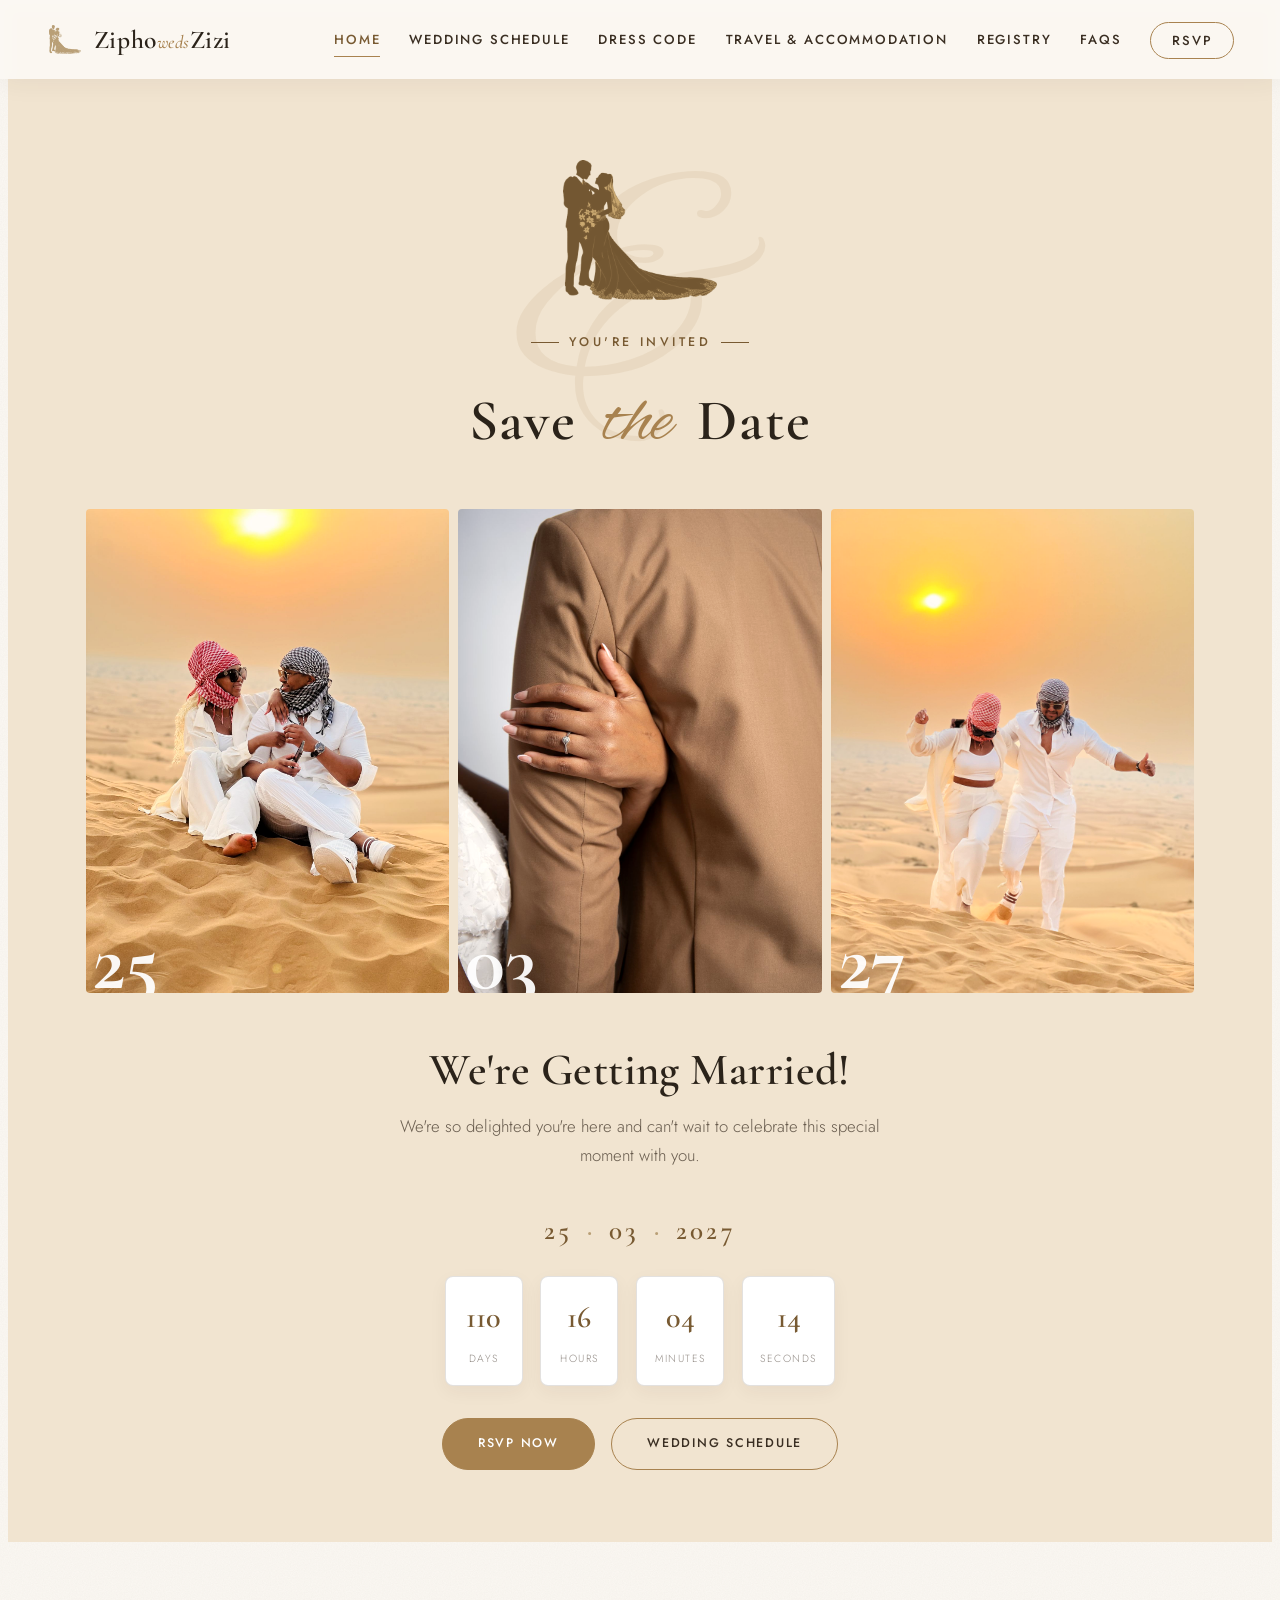
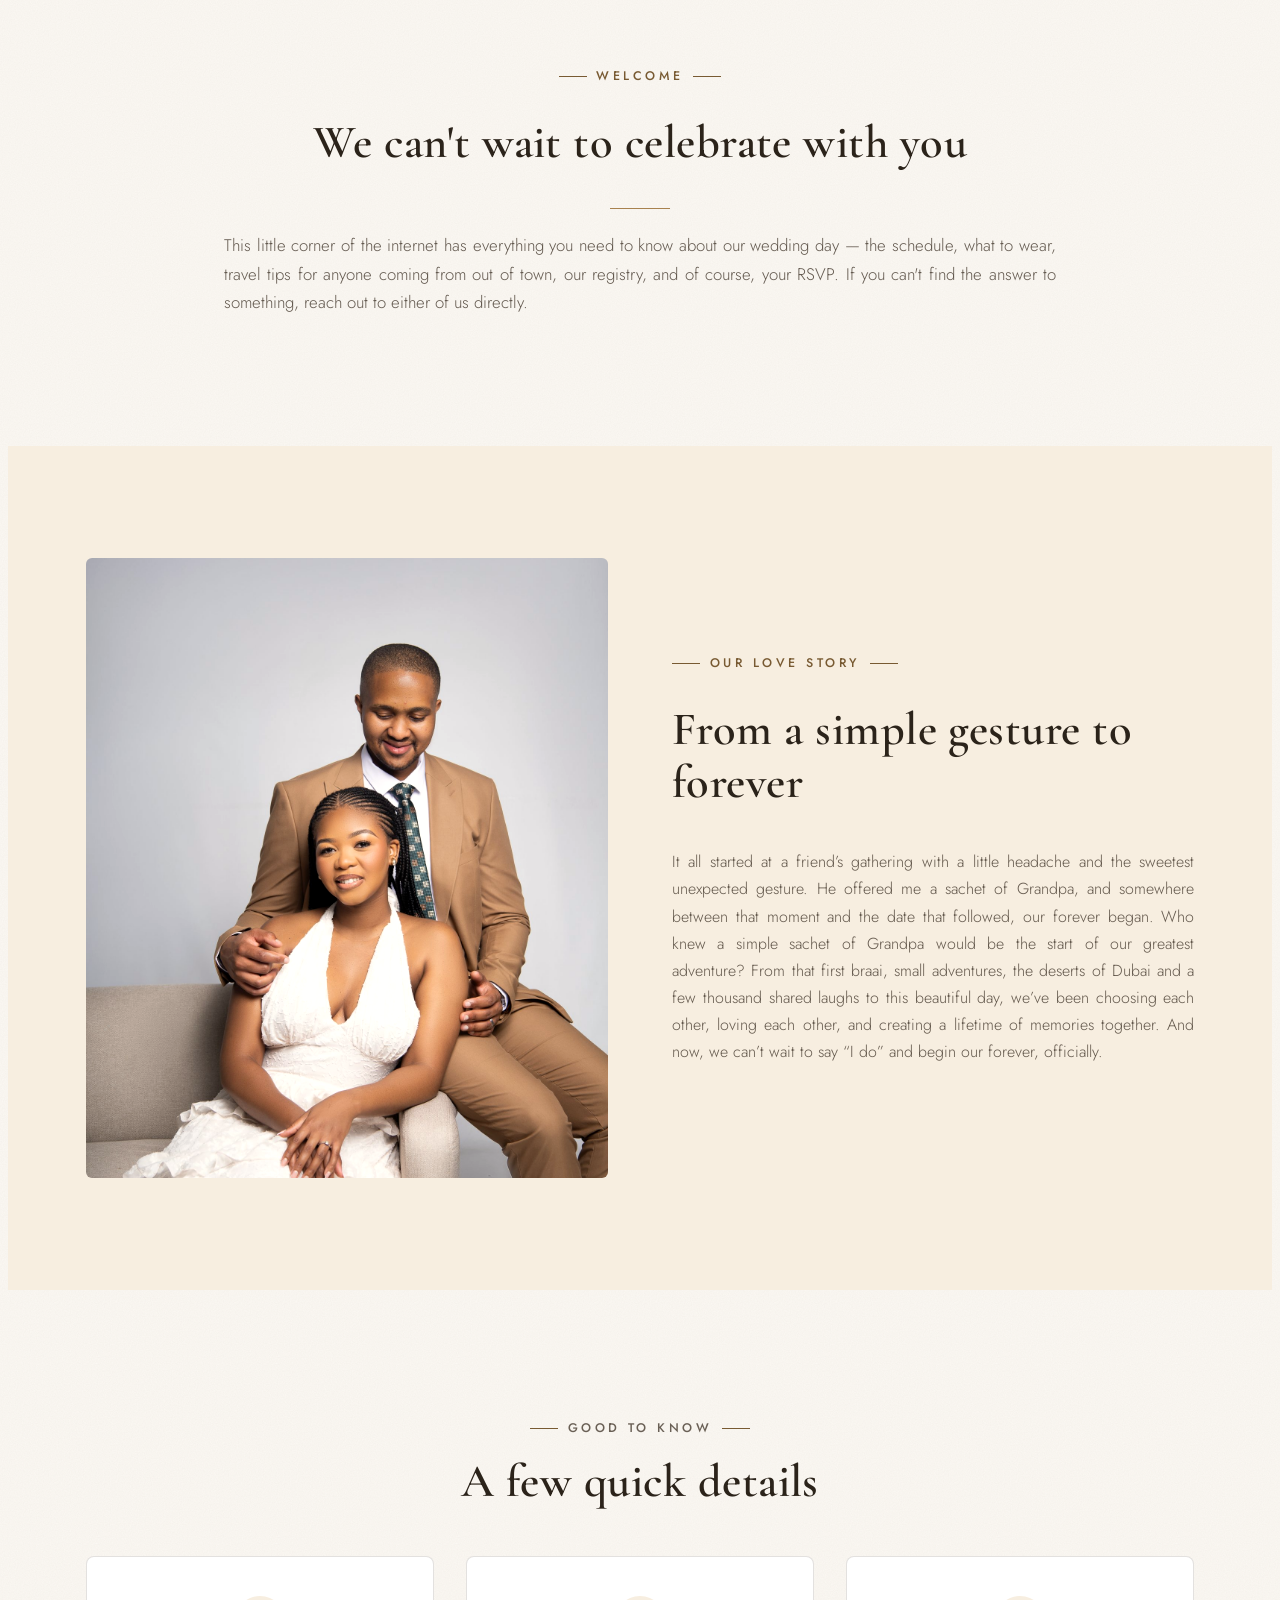
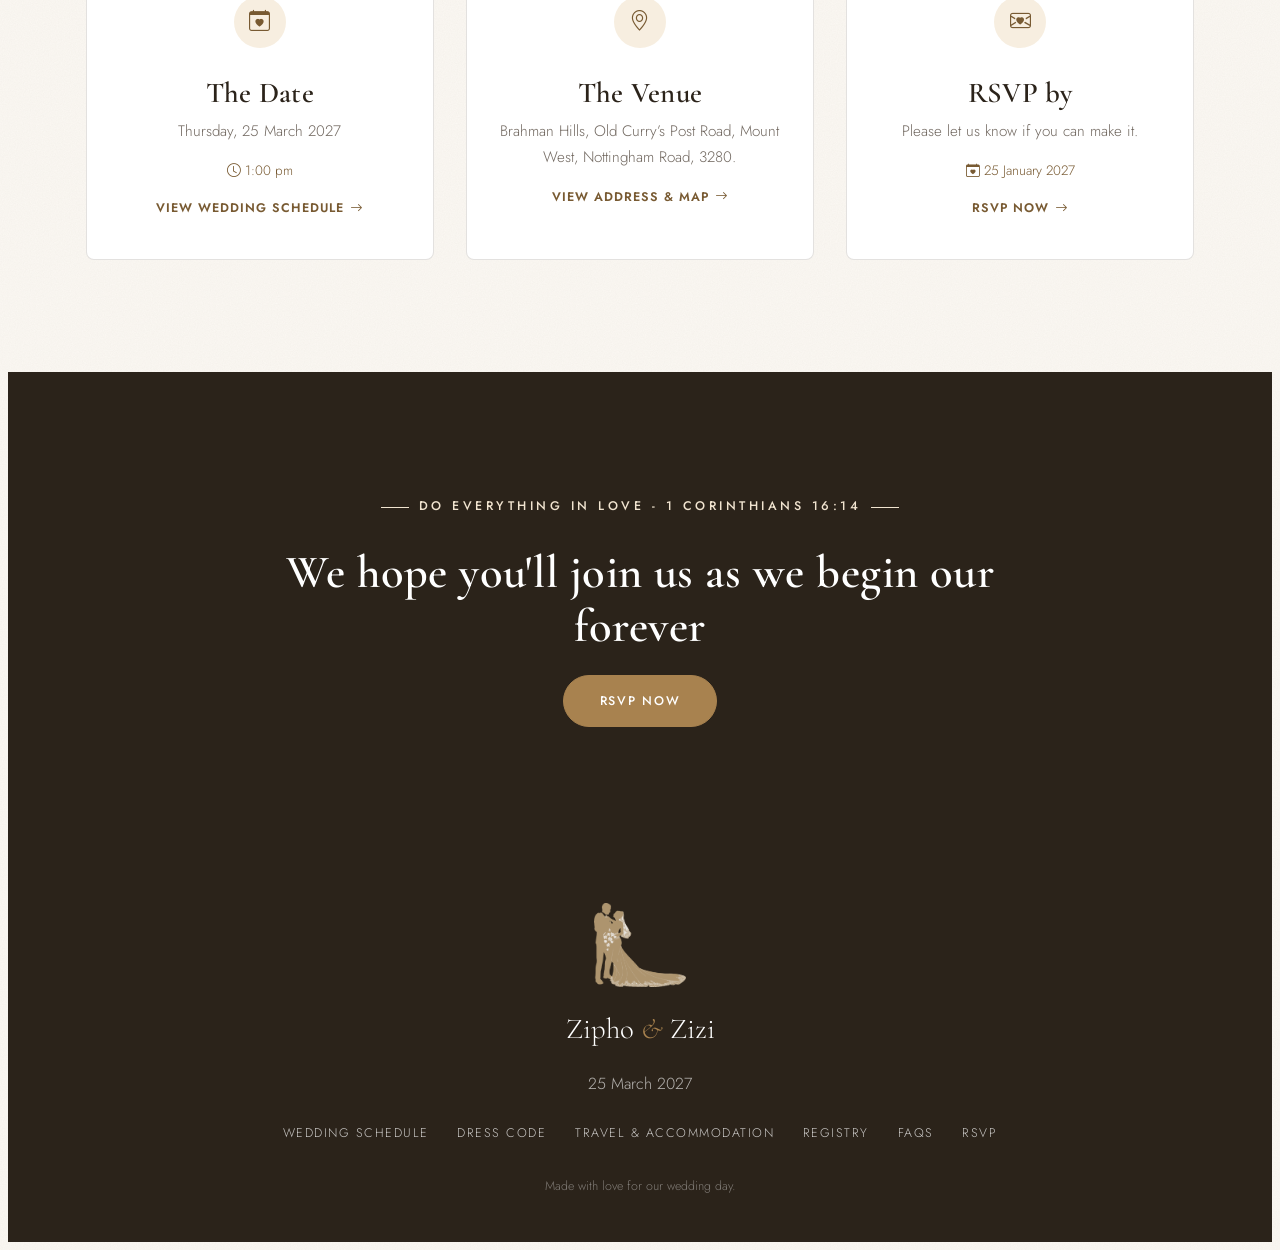
<file: index.html>
<!DOCTYPE html>
<html lang="en">
<head>
  <meta charset="utf-8">
  <meta name="viewport" content="width=device-width, initial-scale=1.0">
  <title>Zipho &amp; Zizi — 25 March 2027</title>
  <meta name="description" content="Join Zipho and Zizi as they say I do — wedding schedule, dress code, travel information, and RSVP.">
  <meta name="robots" content="index, follow">
  <link rel="icon" type="image/x-icon" href="favicon.ico">
  <link rel="icon" type="image/png" sizes="32x32" href="assets/img/icon-32.png">
  <link rel="icon" type="image/png" sizes="16x16" href="assets/img/icon-16.png">
  <link rel="apple-touch-icon" sizes="180x180" href="assets/img/apple-touch-icon.png">
  <link rel="manifest" href="site.webmanifest">
  <meta name="theme-color" content="#A8824F">

  <!-- Social preview: shows a title, blurb, and image card when this link is
       shared in a text/WhatsApp/iMessage or on social media. Swap example.com
       for your real domain once you have one (see sitemap.xml too). -->
  <meta property="og:type" content="website">
  <meta property="og:title" content="Zipho &amp; Zizi — 25 March 2027">
  <meta property="og:description" content="Join Zipho and Zizi as they say I do — wedding schedule, dress code, travel information, and RSVP.">
  <meta property="og:image" content="https://example.com/assets/img/og-image.png">
  <meta property="og:url" content="https://example.com/index.html">
  <meta name="twitter:card" content="summary_large_image">
  <meta name="twitter:title" content="Zipho &amp; Zizi — 25 March 2027">
  <meta name="twitter:description" content="Join Zipho and Zizi as they say I do — wedding schedule, dress code, travel information, and RSVP.">
  <meta name="twitter:image" content="https://example.com/assets/img/og-image.png">

  <link rel="preconnect" href="https://fonts.googleapis.com">
  <link rel="preconnect" href="https://fonts.gstatic.com" crossorigin>
  <link href="https://fonts.googleapis.com/css2?family=Cormorant+Garamond:wght@400;500;600;700&family=Alex+Brush&family=Jost:wght@300;400;500;600&display=swap" rel="stylesheet">

  <link href="assets/vendor/bootstrap-icons/bootstrap-icons.css" rel="stylesheet">
  <link href="assets/css/main.css" rel="stylesheet">
</head>

<body class="home-page">

  <header id="header" class="header">
    <div class="container-fluid">
      <a href="index.html" class="logo"><img src="assets/img/icon-transparent-light.png" alt="" class="nav-brand-icon" width="470" height="425" aria-hidden="true"> <span>Zipho<span class="weds">weds</span>Zizi</span></a>
      <nav id="navmenu" class="navmenu">
        <ul>
          <li><a href="index.html" class="active">Home</a></li>
          <li><a href="schedule.html">Wedding Schedule</a></li>
          <li><a href="dress-code.html">Dress Code</a></li>
          <li><a href="travel.html">Travel &amp; Accommodation</a></li>
          <li><a href="registry.html">Registry</a></li>
          <li><a href="faq.html">FAQs</a></li>
          <li><a href="rsvp.html" class="nav-cta">RSVP</a></li>
          <li class="mobile-menu-mark" aria-hidden="true"><img src="assets/img/icon-transparent-light.png" alt="" width="470" height="425"></li>
        </ul>
        <button type="button" class="mobile-nav-toggle d-xl-none bi bi-list" aria-controls="navmenu" aria-expanded="false" aria-label="Open navigation menu"></button>
      </nav>
    </div>
  </header>

  <main class="main">

    <!-- Hero -->
    <section id="hero" class="hero savedate-hero">
      <div class="container-narrow text-center savedate-heading" data-aos="fade-up">
        <img src="assets/img/icon-transparent.png" alt="" class="hero-monogram" aria-hidden="true">
        <p class="eyebrow">You're invited</p>
        <h1 class="savedate-title">Save <span class="script">the</span> Date</h1>
      </div>

      <div class="savedate-strip" data-aos="fade-up" data-aos-delay="100">
        <div class="photo">
          <img src="assets/img/gallery-2.jpg" alt="Zipho and Zizi watching the sunset in the desert">
          <span class="num">25</span>
        </div>
        <div class="photo">
          <img src="assets/img/gallery-4.jpg" alt="Zizi's engagement ring">
          <span class="num">03</span>
        </div>
        <div class="photo">
          <img src="assets/img/story-banner.jpg" alt="Zipho and Zizi running on the dunes">
          <span class="num">27</span>
        </div>
      </div>

      <div class="savedate-footer text-center" data-aos="fade-up" data-aos-delay="200">
        <h2 class="savedate-names">We're Getting Married!</h2>
        <p class="hero-lead">We're so delighted you're here and can't wait to celebrate this special moment with you. </p>

        <div class="date-line">25 <span>·</span> 03 <span>·</span> 2027</div>

        <div class="countdown" data-countdown>
          <div class="unit"><strong class="cd-days">–</strong><span>Days</span></div>
          <div class="unit"><strong class="cd-hours">–</strong><span>Hours</span></div>
          <div class="unit"><strong class="cd-mins">–</strong><span>Minutes</span></div>
          <div class="unit"><strong class="cd-secs">–</strong><span>Seconds</span></div>
        </div>

        <div class="hero-actions">
          <a href="rsvp.html" class="btn-elegant solid">RSVP now</a>
          <a href="schedule.html" class="btn-elegant">Wedding Schedule</a>
        </div>
      </div>
    </section>

    <!-- Welcome / intro -->
    <section class="section">
      <div class="container-narrow text-center" data-aos="fade-up">
        <p class="eyebrow">Welcome</p>
        <h2 style="margin-top:1rem;">We can't wait to celebrate with you</h2>
        <div class="divider center"></div>
        <p class="prose" style="color:rgba(58,46,34,0.78); font-size:1.05rem;">
          This little corner of the internet has everything you need to know about our wedding day — the schedule, what to wear, travel tips for anyone coming from out of town, our registry, and of course, your RSVP. If you can't find the answer to something, reach out to either of us directly.
        </p>
      </div>
    </section>

    <!-- Our love story -->
    <section class="section alt">
      <div class="container">
        <div class="split">
          <img src="assets/img/story-1.jpg" alt="Zipho and Zizi seated together" data-aos="fade-right">
          <div data-aos="fade-left">
            <p class="eyebrow">Our love story</p>
            <h2 style="margin-top:1rem;">From a simple gesture to forever</h2>
            <p class="love-story-copy prose" style="color:rgba(58,46,34,0.78); margin: 1.2rem 0 1.8rem;">
              It all started at a friend’s gathering with a little headache and the sweetest unexpected gesture. He offered me a sachet of Grandpa, and somewhere between that moment and the date that followed, our forever began. Who knew a simple sachet of Grandpa would be the start of our greatest adventure? From that first braai, small adventures, the deserts of Dubai and a few thousand shared laughs to this beautiful day, we’ve been choosing each other, loving each other, and creating a lifetime of memories together. And now, we can’t wait to say “I do” and begin our forever, officially.
            </p>
          </div>
        </div>
      </div>
    </section>

    <!-- Quick info cards -->
    <section class="section">
      <div class="container">
        <div class="section-title" data-aos="fade-up">
          <p class="eyebrow">Good to know</p>
          <h2 style="margin-top:1rem;">A few quick details</h2>
        </div>
        <div class="info-grid">
          <div class="card" data-aos="fade-up">
            <div class="icon"><i class="bi bi-calendar-heart"></i></div>
            <h3>The Date</h3>
            <p>Thursday, 25 March 2027</p>
            <span class="meta"><i class="bi bi-clock"></i> 1:00 pm</span>
            <a href="schedule.html#wedding-schedule" class="card-link">View wedding schedule <i class="bi bi-arrow-right"></i></a>
          </div>
          <div class="card" data-aos="fade-up" data-aos-delay="100">
            <div class="icon"><i class="bi bi-geo-alt"></i></div>
            <h3>The Venue</h3>
            <p>Brahman Hills, Old Curry’s Post Road, Mount West, Nottingham Road, 3280.</p>
            <a href="schedule.html#venue" class="card-link">View address &amp; map <i class="bi bi-arrow-right"></i></a>
          </div>
          <div class="card" data-aos="fade-up" data-aos-delay="200">
            <div class="icon"><i class="bi bi-envelope-heart"></i></div>
            <h3>RSVP by</h3>
            <p>Please let us know if you can make it.</p>
            <span class="meta"><i class="bi bi-calendar-heart"></i> 25 January 2027</span>
            <a href="rsvp.html" class="card-link">RSVP now <i class="bi bi-arrow-right"></i></a>
          </div>
        </div>
      </div>
    </section>

    <!-- CTA banner -->
    <section class="section dark text-center" data-aos="fade-up">
      <div class="container-narrow">
        <p class="eyebrow">Do everything in love - 1 Corinthians 16:14</p>
        <h2 style="margin: 1rem 0 1.4rem; color:#fff;">We hope you'll join us as we begin our forever</h2>
        <a href="rsvp.html" class="btn-elegant solid">RSVP now</a>
      </div>
    </section>

  </main>

  <footer class="footer">
    <div class="container">
      <img src="assets/img/icon-transparent-light.png" alt="" class="footer-monogram" aria-hidden="true">
      <div class="logo-footer">Zipho <span>&amp;</span> Zizi</div>
      <p>25 March 2027</p>
      <nav>
        <a href="schedule.html">Wedding Schedule</a>
        <a href="dress-code.html">Dress Code</a>
        <a href="travel.html">Travel &amp; Accommodation</a>
        <a href="registry.html">Registry</a>
        <a href="faq.html">FAQs</a>
        <a href="rsvp.html">RSVP</a>
      </nav>
      <p class="fine">Made with love for our wedding day.</p>
    </div>
  </footer>

  <a href="#" class="scroll-top"><i class="bi bi-arrow-up"></i></a>

  <script src="assets/js/main.js"></script>
</body>
</html>
</file>
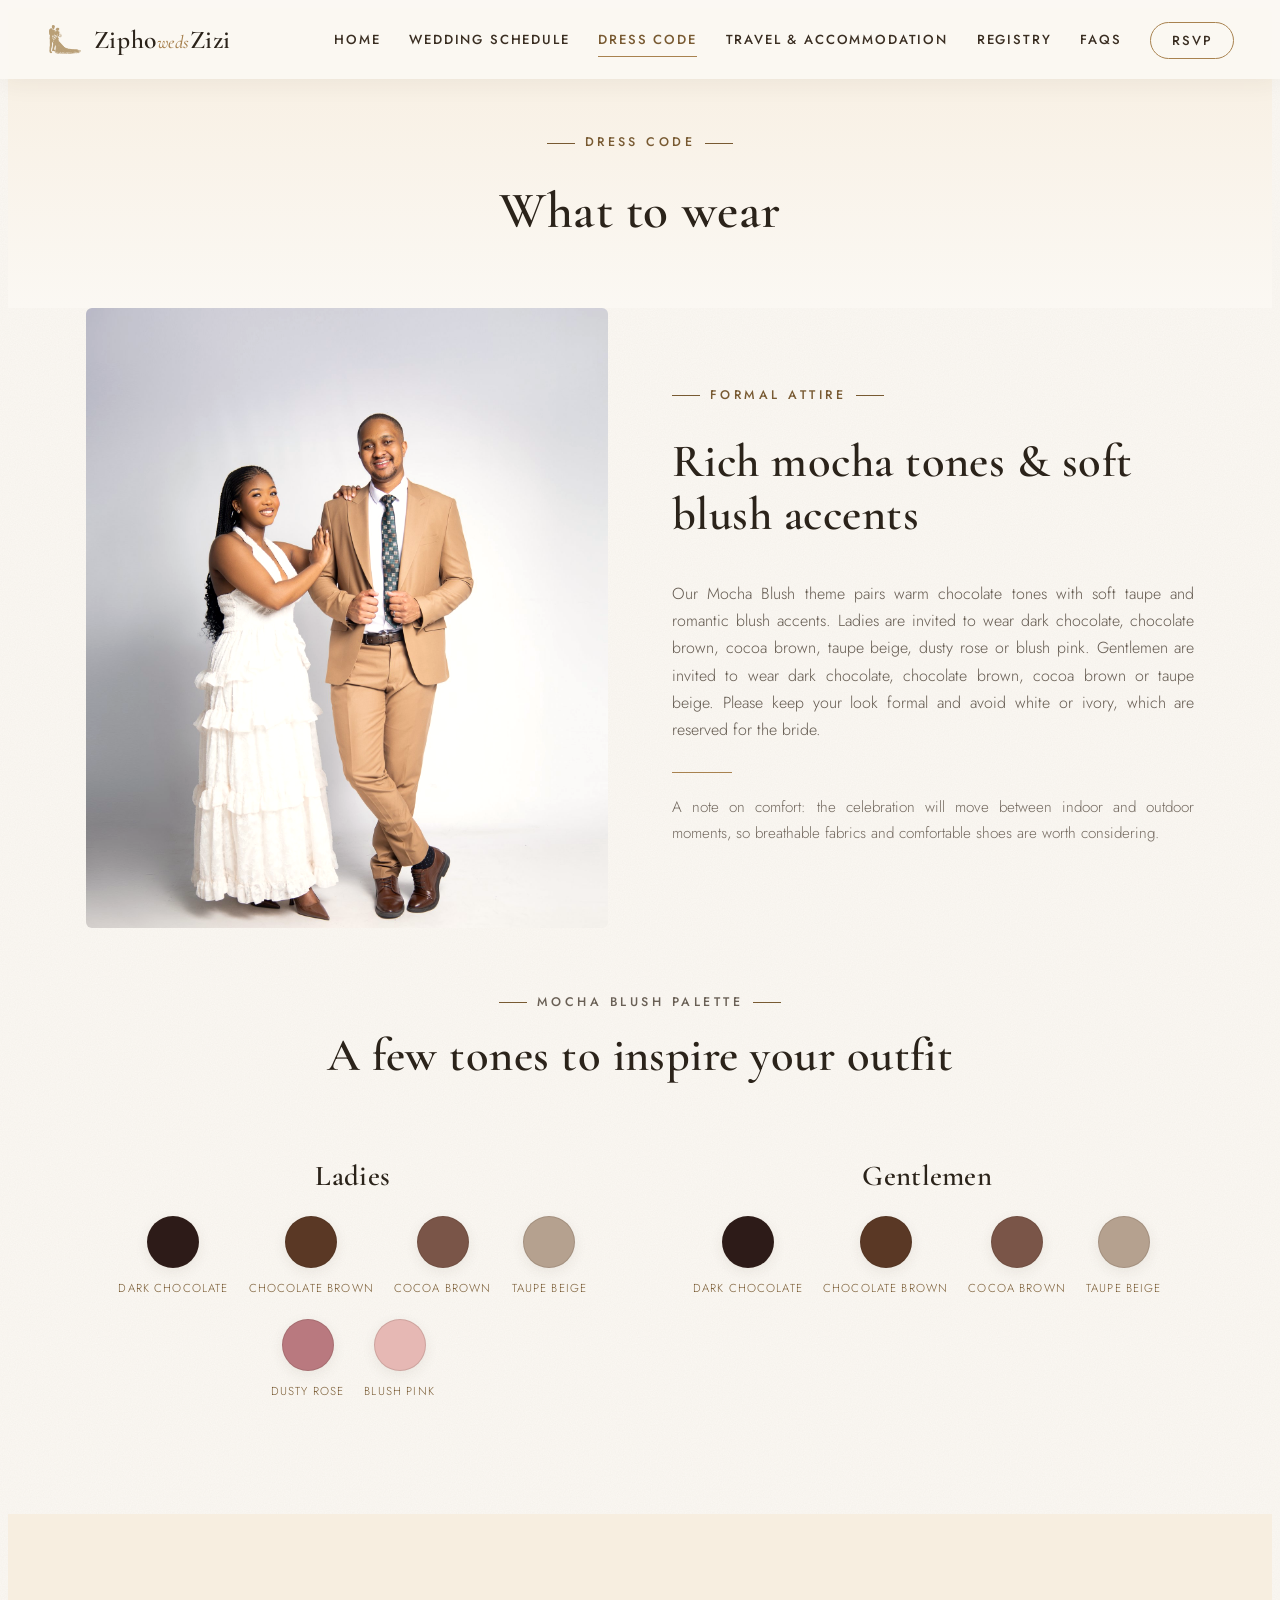
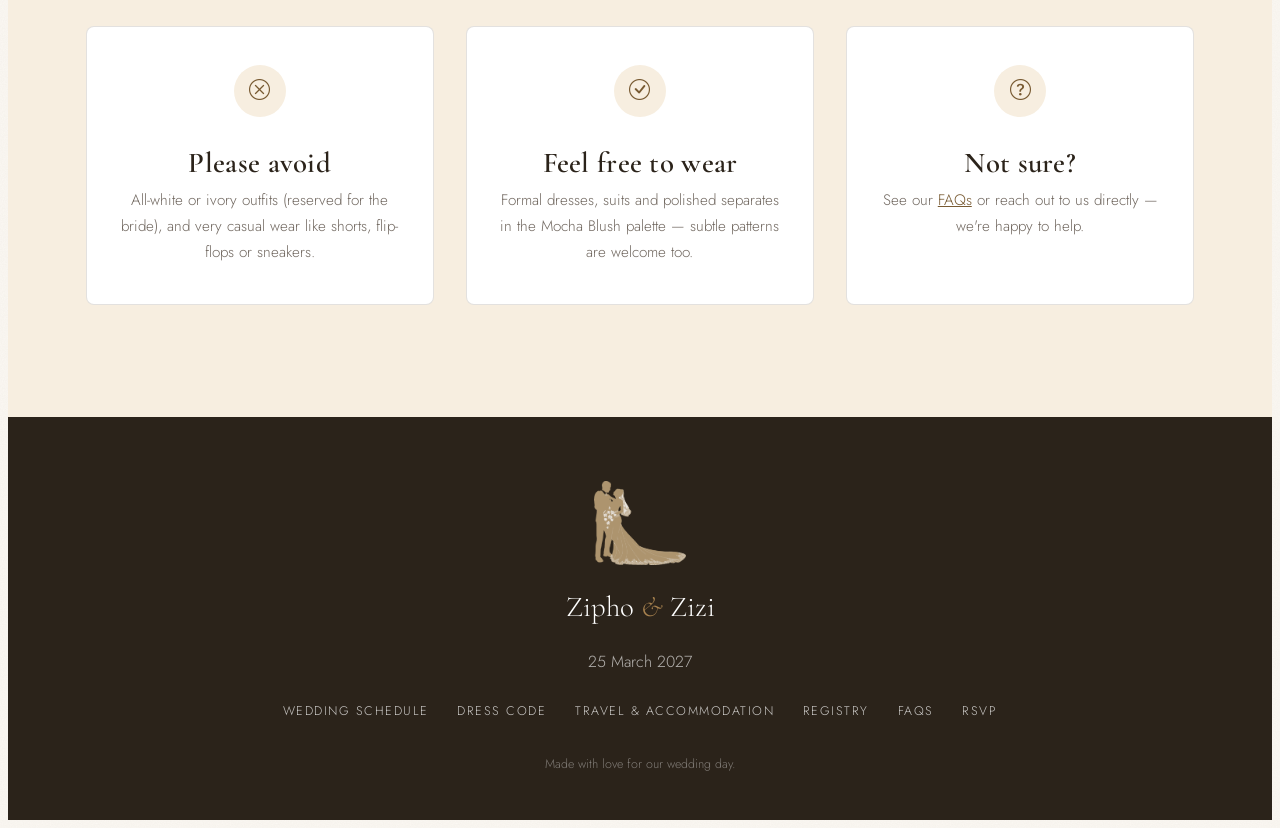
<file: dress-code.html>
<!DOCTYPE html>
<html lang="en">
<head>
  <meta charset="utf-8">
  <meta name="viewport" content="width=device-width, initial-scale=1.0">
  <title>Dress Code — Zipho &amp; Zizi</title>
  <link rel="icon" type="image/x-icon" href="favicon.ico">
  <link rel="icon" type="image/png" sizes="32x32" href="assets/img/icon-32.png">
  <link rel="icon" type="image/png" sizes="16x16" href="assets/img/icon-16.png">
  <link rel="apple-touch-icon" sizes="180x180" href="assets/img/apple-touch-icon.png">
  <link rel="manifest" href="site.webmanifest">
  <meta name="theme-color" content="#A8824F">
  <meta name="description" content="What to wear to Zipho and Zizi's wedding — dress code and colour palette guidance.">
  <meta property="og:type" content="website">
  <meta property="og:title" content="Dress Code — Zipho &amp; Zizi">
  <meta property="og:description" content="What to wear to Zipho and Zizi's wedding — dress code and colour palette guidance.">
  <meta property="og:image" content="https://example.com/assets/img/og-image.png">
  <meta property="og:url" content="https://example.com/dress-code.html">
  <meta name="twitter:card" content="summary_large_image">
  <meta name="twitter:title" content="Dress Code — Zipho &amp; Zizi">
  <meta name="twitter:description" content="What to wear to Zipho and Zizi's wedding — dress code and colour palette guidance.">
  <meta name="twitter:image" content="https://example.com/assets/img/og-image.png">
  <link rel="preconnect" href="https://fonts.googleapis.com">
  <link rel="preconnect" href="https://fonts.gstatic.com" crossorigin>
  <link href="https://fonts.googleapis.com/css2?family=Cormorant+Garamond:wght@400;500;600;700&family=Alex+Brush&family=Jost:wght@300;400;500;600&display=swap" rel="stylesheet">
  <link href="assets/vendor/bootstrap-icons/bootstrap-icons.css" rel="stylesheet">
  <link href="assets/css/main.css" rel="stylesheet">
</head>
<body>

  <header id="header" class="header">
    <div class="container-fluid">
      <a href="index.html" class="logo"><img src="assets/img/icon-transparent-light.png" alt="" class="nav-brand-icon" width="470" height="425" aria-hidden="true"> <span>Zipho<span class="weds">weds</span>Zizi</span></a>
      <nav id="navmenu" class="navmenu">
        <ul>
          <li><a href="index.html">Home</a></li>
          <li><a href="schedule.html">Wedding Schedule</a></li>
          <li><a href="dress-code.html" class="active">Dress Code</a></li>
          <li><a href="travel.html">Travel &amp; Accommodation</a></li>
          <li><a href="registry.html">Registry</a></li>
          <li><a href="faq.html">FAQs</a></li>
          <li><a href="rsvp.html" class="nav-cta">RSVP</a></li>
          <li class="mobile-menu-mark" aria-hidden="true"><img src="assets/img/icon-transparent-light.png" alt="" width="470" height="425"></li>
        </ul>
        <button type="button" class="mobile-nav-toggle d-xl-none bi bi-list" aria-controls="navmenu" aria-expanded="false" aria-label="Open navigation menu"></button>
      </nav>
    </div>
  </header>

  <main class="main">
    <section class="page-hero">
      <div class="container-narrow">
        <p class="eyebrow">Dress code</p>
        <h1 style="margin-top:1rem;">What to wear</h1>
      </div>
    </section>

    <section class="section" style="padding-top:0;">
      <div class="container">
        <div class="split">
          <img src="assets/img/hero-main.jpg" alt="Zipho and Zizi in a tan suit and cream gown" data-aos="fade-right">
          <div data-aos="fade-left">
            <p class="eyebrow">Formal attire</p>
            <h2 style="margin-top:1rem;">Rich mocha tones &amp; soft blush accents</h2>
            <p class="prose" style="color:rgba(58,46,34,0.78); margin: 1.2rem 0 1.8rem;">
              Our Mocha Blush theme pairs warm chocolate tones with soft taupe and romantic blush accents. Ladies are invited to wear dark chocolate, chocolate brown, cocoa brown, taupe beige, dusty rose or blush pink. Gentlemen are invited to wear dark chocolate, chocolate brown, cocoa brown or taupe beige. Please keep your look formal and avoid white or ivory, which are reserved for the bride.
            </p>
            <div class="divider"></div>
            <p class="prose" style="font-size:0.95rem; color:rgba(58,46,34,0.7); margin-top:1.2rem;">
              A note on comfort: the celebration will move between indoor and outdoor moments, so breathable fabrics and comfortable shoes are worth considering.
            </p>
          </div>
        </div>

        <div class="section-title" style="margin-top:4rem;" data-aos="fade-up">
          <p class="eyebrow">Mocha Blush palette</p>
          <h2 style="margin-top:1rem;">A few tones to inspire your outfit</h2>
        </div>
        <div class="palette-sections" data-aos="fade-up">
          <div class="palette-section">
            <h3>Ladies</h3>
            <div class="palette-swatches">
              <div class="swatch"><span style="background:#2D1B18"></span>Dark Chocolate</div>
              <div class="swatch"><span style="background:#5A3825"></span>Chocolate Brown</div>
              <div class="swatch"><span style="background:#7A5548"></span>Cocoa Brown</div>
              <div class="swatch"><span style="background:#B5A18F"></span>Taupe Beige</div>
              <div class="swatch"><span style="background:#B9797F"></span>Dusty Rose</div>
              <div class="swatch"><span style="background:#E6B8B4"></span>Blush Pink</div>
            </div>
          </div>
          <div class="palette-section">
            <h3>Gentlemen</h3>
            <div class="palette-swatches">
              <div class="swatch"><span style="background:#2D1B18"></span>Dark Chocolate</div>
              <div class="swatch"><span style="background:#5A3825"></span>Chocolate Brown</div>
              <div class="swatch"><span style="background:#7A5548"></span>Cocoa Brown</div>
              <div class="swatch"><span style="background:#B5A18F"></span>Taupe Beige</div>
            </div>
          </div>
        </div>
      </div>
    </section>

    <!-- What to avoid -->
    <section class="section alt">
      <div class="container">
        <div class="info-grid" data-aos="fade-up">
          <div class="card">
            <div class="icon"><i class="bi bi-x-circle"></i></div>
            <h3>Please avoid</h3>
            <p>All-white or ivory outfits (reserved for the bride), and very casual wear like shorts, flip-flops or sneakers.</p>
          </div>
          <div class="card">
            <div class="icon"><i class="bi bi-check-circle"></i></div>
            <h3>Feel free to wear</h3>
            <p>Formal dresses, suits and polished separates in the Mocha Blush palette — subtle patterns are welcome too.</p>
          </div>
          <div class="card">
            <div class="icon"><i class="bi bi-question-circle"></i></div>
            <h3>Not sure?</h3>
            <p>See our <a href="faq.html" style="color:var(--gold-dark); text-decoration:underline;">FAQs</a> or reach out to us directly — we're happy to help.</p>
          </div>
        </div>
      </div>
    </section>
  </main>

  <footer class="footer">
    <div class="container">
      <img src="assets/img/icon-transparent-light.png" alt="" class="footer-monogram" aria-hidden="true">
      <div class="logo-footer">Zipho <span>&amp;</span> Zizi</div>
      <p>25 March 2027</p>
      <nav>
        <a href="schedule.html">Wedding Schedule</a>
        <a href="dress-code.html">Dress Code</a>
        <a href="travel.html">Travel &amp; Accommodation</a>
        <a href="registry.html">Registry</a>
        <a href="faq.html">FAQs</a>
        <a href="rsvp.html">RSVP</a>
      </nav>
      <p class="fine">Made with love for our wedding day.</p>
    </div>
  </footer>

  <a href="#" class="scroll-top"><i class="bi bi-arrow-up"></i></a>
  <script src="assets/js/main.js"></script>
</body>
</html>
</file>
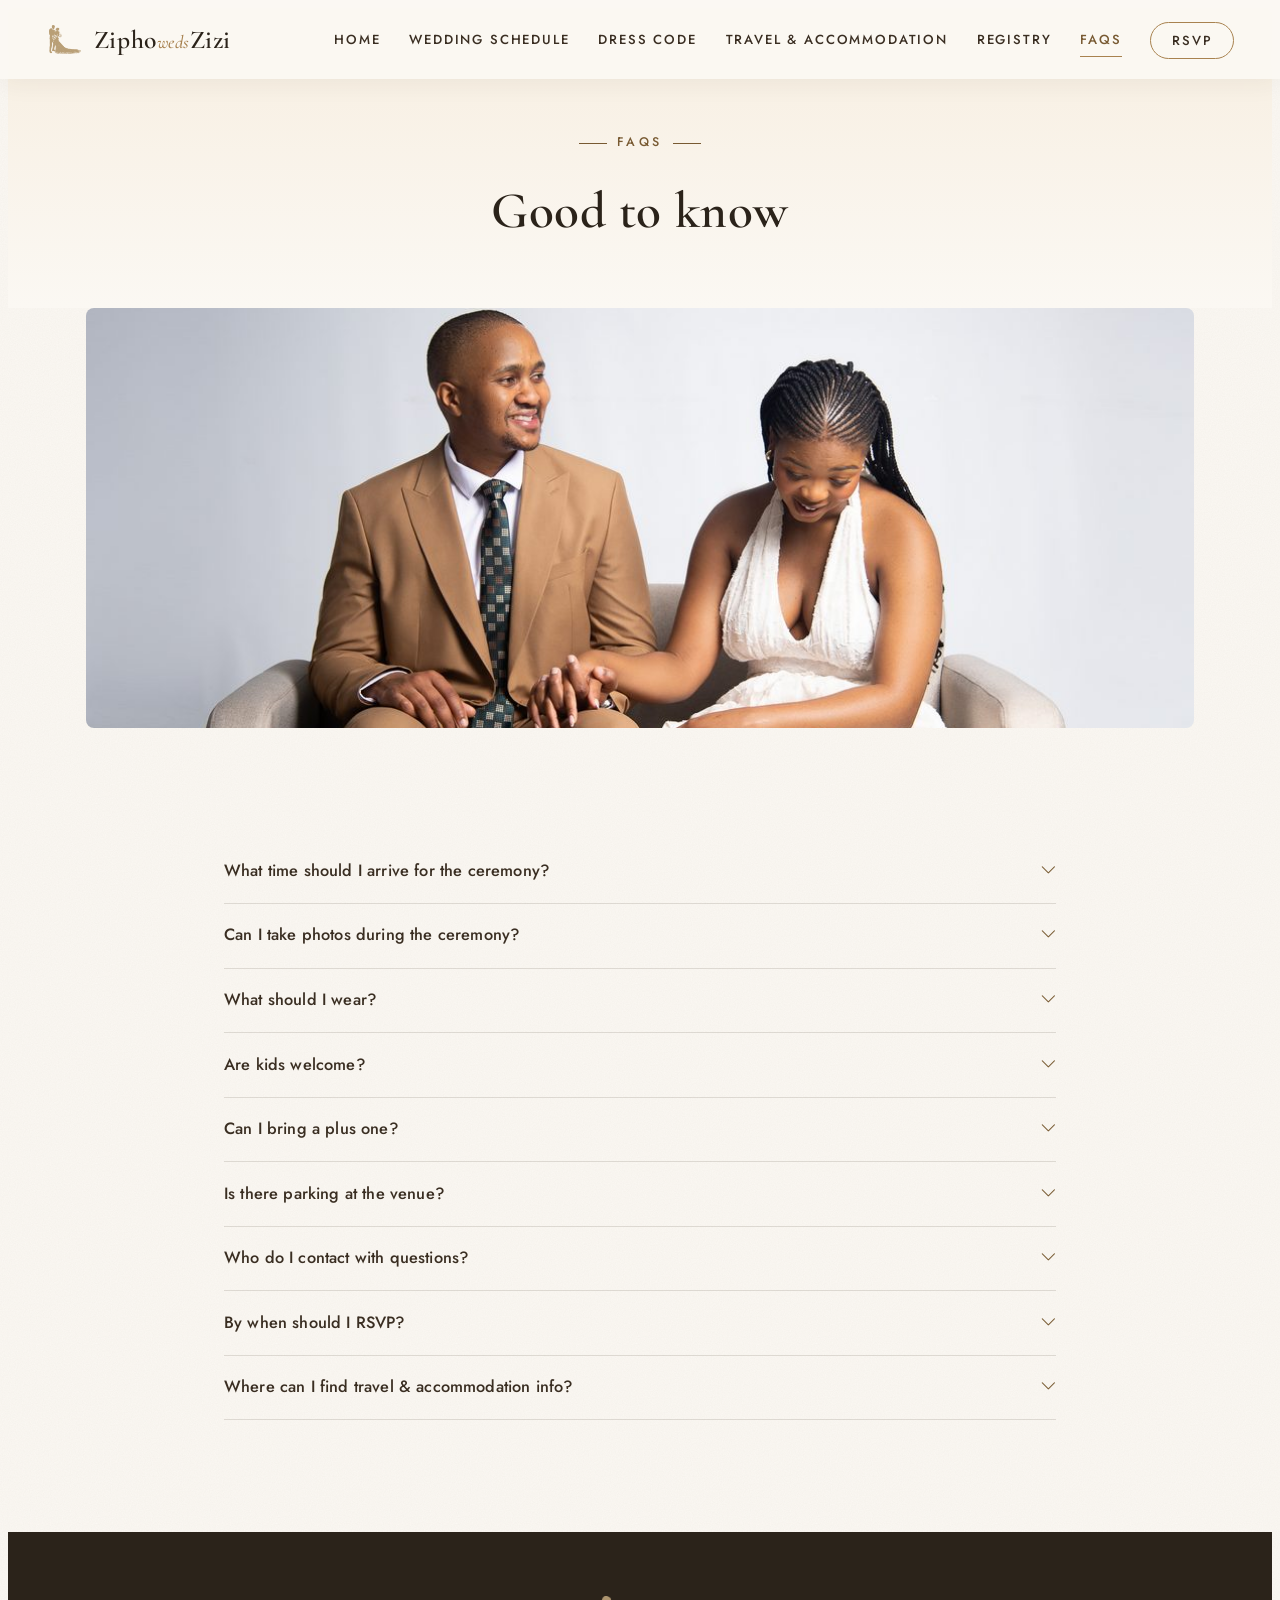
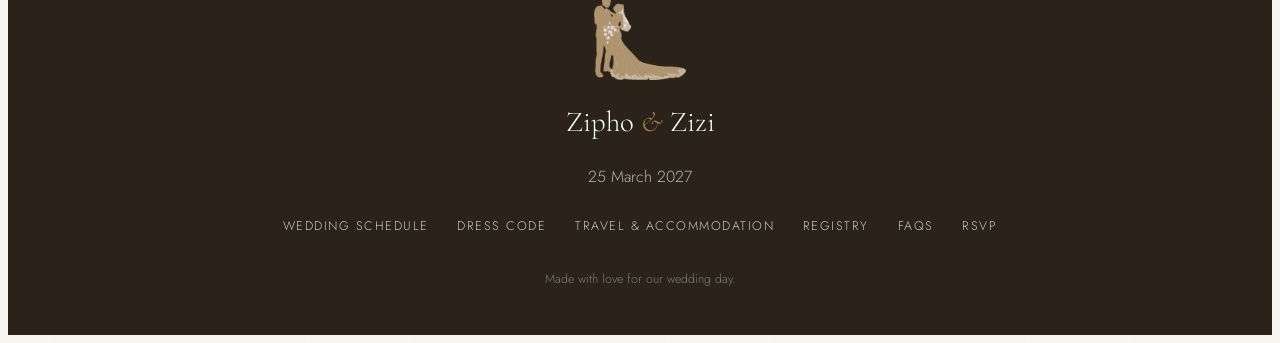
<file: faq.html>
<!DOCTYPE html>
<html lang="en">
<head>
  <meta charset="utf-8">
  <meta name="viewport" content="width=device-width, initial-scale=1.0">
  <title>FAQs — Zipho &amp; Zizi</title>
  <link rel="icon" type="image/x-icon" href="favicon.ico">
  <link rel="icon" type="image/png" sizes="32x32" href="assets/img/icon-32.png">
  <link rel="icon" type="image/png" sizes="16x16" href="assets/img/icon-16.png">
  <link rel="apple-touch-icon" sizes="180x180" href="assets/img/apple-touch-icon.png">
  <link rel="manifest" href="site.webmanifest">
  <meta name="theme-color" content="#A8824F">
  <meta name="description" content="Answers to frequently asked questions for Zipho and Zizi's wedding.">
  <meta property="og:type" content="website">
  <meta property="og:title" content="FAQs — Zipho &amp; Zizi">
  <meta property="og:description" content="Answers to frequently asked questions for Zipho and Zizi's wedding.">
  <meta property="og:image" content="https://example.com/assets/img/og-image.png">
  <meta property="og:url" content="https://example.com/faq.html">
  <meta name="twitter:card" content="summary_large_image">
  <meta name="twitter:title" content="FAQs — Zipho &amp; Zizi">
  <meta name="twitter:description" content="Answers to frequently asked questions for Zipho and Zizi's wedding.">
  <meta name="twitter:image" content="https://example.com/assets/img/og-image.png">
  <link rel="preconnect" href="https://fonts.googleapis.com">
  <link rel="preconnect" href="https://fonts.gstatic.com" crossorigin>
  <link href="https://fonts.googleapis.com/css2?family=Cormorant+Garamond:wght@400;500;600;700&family=Alex+Brush&family=Jost:wght@300;400;500;600&display=swap" rel="stylesheet">
  <link href="assets/vendor/bootstrap-icons/bootstrap-icons.css" rel="stylesheet">
  <link href="assets/css/main.css" rel="stylesheet">
</head>
<body>

  <header id="header" class="header">
    <div class="container-fluid">
      <a href="index.html" class="logo"><img src="assets/img/icon-transparent-light.png" alt="" class="nav-brand-icon" width="470" height="425" aria-hidden="true"> <span>Zipho<span class="weds">weds</span>Zizi</span></a>
      <nav id="navmenu" class="navmenu">
        <ul>
          <li><a href="index.html">Home</a></li>
          <li><a href="schedule.html">Wedding Schedule</a></li>
          <li><a href="dress-code.html">Dress Code</a></li>
          <li><a href="travel.html">Travel &amp; Accommodation</a></li>
          <li><a href="registry.html">Registry</a></li>
          <li><a href="faq.html" class="active">FAQs</a></li>
          <li><a href="rsvp.html" class="nav-cta">RSVP</a></li>
          <li class="mobile-menu-mark" aria-hidden="true"><img src="assets/img/icon-transparent-light.png" alt="" width="470" height="425"></li>
        </ul>
        <button type="button" class="mobile-nav-toggle d-xl-none bi bi-list" aria-controls="navmenu" aria-expanded="false" aria-label="Open navigation menu"></button>
      </nav>
    </div>
  </header>

  <main class="main">
    <section class="page-hero">
      <div class="container-narrow">
        <p class="eyebrow">FAQs</p>
        <h1 style="margin-top:1rem;">Good to know</h1>
      </div>
    </section>

    <section style="padding: 0 0 var(--section-pad);">
      <div class="page-banner-photo" data-aos="fade-up">
        <img src="assets/img/story-2.jpg" alt="Zipho and Zizi">
      </div>
    </section>

    <section class="section" style="padding-top:0;">
      <div class="container-narrow">
        <div class="faq-item" data-aos="fade-up">
          <h3>What time should I arrive for the ceremony? <i class="bi bi-chevron-down"></i></h3>
          <p>Please arrive at Brahman Hills promptly at 12:30 to allow ample time for parking and getting seated by 12:45 before the procession begins at 13:00.</p>
        </div>
        <div class="faq-item" data-aos="fade-up">
          <h3>Can I take photos during the ceremony? <i class="bi bi-chevron-down"></i></h3>
          <p>We are having an unplugged ceremony. Once the ceremony begins, we ask that all phones be silenced and put away. We would like our guests to be fully present in the moment with us. We have hired the best photographer and videographer to capture our day and our guests. Photos and videos will be allowed at the cocktail hour and reception.</p>
        </div>
        <div class="faq-item" data-aos="fade-up">
          <h3>What should I wear? <i class="bi bi-chevron-down"></i></h3>
          <p>Formal attire in our Mocha Blush palette is encouraged: dark chocolate, chocolate brown, cocoa brown, taupe beige, dusty rose and blush pink. Please avoid white or ivory, which are reserved for the bride. See the full <a href="dress-code.html" style="color:var(--gold-dark); text-decoration:underline;">Dress Code</a> page for more.</p>
        </div>
        <div class="faq-item" data-aos="fade-up">
          <h3>Are kids welcome? <i class="bi bi-chevron-down"></i></h3>
          <p>We love your little ones, but to help us keep the evening intimate, we've decided to make our celebration an adults-only affair. We hope this gives you a wonderful night off to celebrate with us.</p>
        </div>
        <div class="faq-item" data-aos="fade-up">
          <h3>Can I bring a plus one? <i class="bi bi-chevron-down"></i></h3>
          <p>We've kept our guest list intimate, so invitations are extended to those named on the invite. If you have any questions about yours, please don't hesitate to reach out to us directly.</p>
        </div>
        <div class="faq-item" data-aos="fade-up">
          <h3>Is there parking at the venue? <i class="bi bi-chevron-down"></i></h3>
          <p>Yes, on-site parking is available for all guests. We recommend arriving at least 20–30 minutes before the ceremony start time to allow time to park and be seated.</p>
        </div>
        <div class="faq-item" data-aos="fade-up">
          <h3>Who do I contact with questions? <i class="bi bi-chevron-down"></i></h3>
          <p>For any questions on the day, please reach out to either of us directly, or to a member of our wedding party — our contact details are on your invitation.</p>
        </div>
        <div class="faq-item" data-aos="fade-up">
          <h3>By when should I RSVP? <i class="bi bi-chevron-down"></i></h3>
          <p>We kindly ask that you RSVP by 25 January 2027 so we can finalise catering and seating. You can let us know right here on our <a href="rsvp.html" style="color:var(--gold-dark); text-decoration:underline;">RSVP page</a>.</p>
        </div>
        <div class="faq-item" data-aos="fade-up">
          <h3>Where can I find travel &amp; accommodation info? <i class="bi bi-chevron-down"></i></h3>
          <p>Everything for out-of-town guests — flights, hotels, and getting around — is on our <a href="travel.html" style="color:var(--gold-dark); text-decoration:underline;">Travel &amp; Accommodation</a> page.</p>
        </div>
      </div>
    </section>
  </main>

  <footer class="footer">
    <div class="container">
      <img src="assets/img/icon-transparent-light.png" alt="" class="footer-monogram" aria-hidden="true">
      <div class="logo-footer">Zipho <span>&amp;</span> Zizi</div>
      <p>25 March 2027</p>
      <nav>
        <a href="schedule.html">Wedding Schedule</a>
        <a href="dress-code.html">Dress Code</a>
        <a href="travel.html">Travel &amp; Accommodation</a>
        <a href="registry.html">Registry</a>
        <a href="faq.html">FAQs</a>
        <a href="rsvp.html">RSVP</a>
      </nav>
      <p class="fine">Made with love for our wedding day.</p>
    </div>
  </footer>

  <a href="#" class="scroll-top"><i class="bi bi-arrow-up"></i></a>
  <script src="assets/js/main.js"></script>
</body>
</html>
</file>
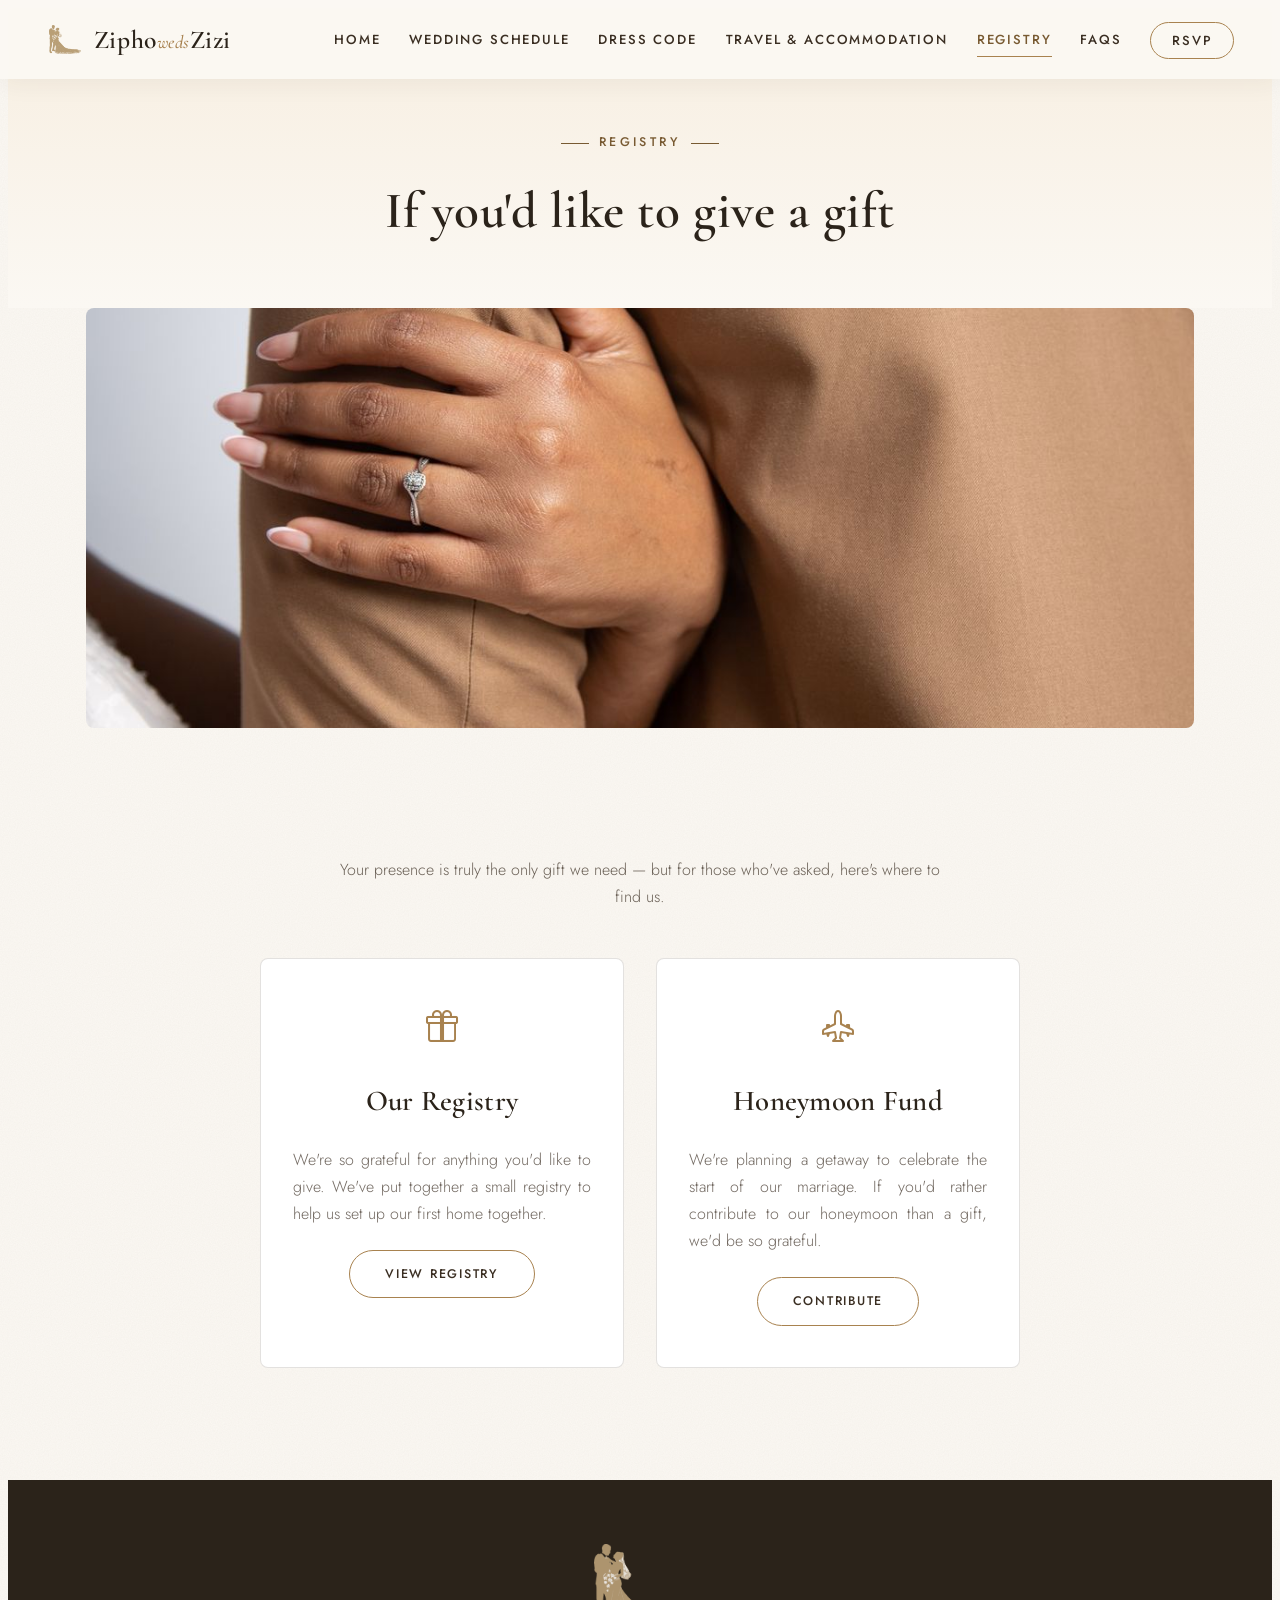
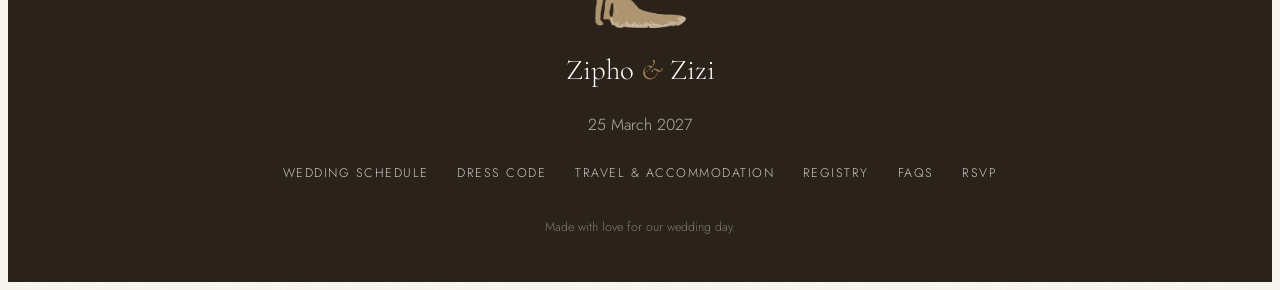
<file: registry.html>
<!DOCTYPE html>
<html lang="en">
<head>
  <meta charset="utf-8">
  <meta name="viewport" content="width=device-width, initial-scale=1.0">
  <title>Registry — Zipho &amp; Zizi</title>
  <link rel="icon" type="image/x-icon" href="favicon.ico">
  <link rel="icon" type="image/png" sizes="32x32" href="assets/img/icon-32.png">
  <link rel="icon" type="image/png" sizes="16x16" href="assets/img/icon-16.png">
  <link rel="apple-touch-icon" sizes="180x180" href="assets/img/apple-touch-icon.png">
  <link rel="manifest" href="site.webmanifest">
  <meta name="theme-color" content="#A8824F">
  <meta name="description" content="Registry and honeymoon fund details for Zipho and Zizi's wedding.">
  <meta property="og:type" content="website">
  <meta property="og:title" content="Registry — Zipho &amp; Zizi">
  <meta property="og:description" content="Registry and honeymoon fund details for Zipho and Zizi's wedding.">
  <meta property="og:image" content="https://example.com/assets/img/og-image.png">
  <meta property="og:url" content="https://example.com/registry.html">
  <meta name="twitter:card" content="summary_large_image">
  <meta name="twitter:title" content="Registry — Zipho &amp; Zizi">
  <meta name="twitter:description" content="Registry and honeymoon fund details for Zipho and Zizi's wedding.">
  <meta name="twitter:image" content="https://example.com/assets/img/og-image.png">
  <link rel="preconnect" href="https://fonts.googleapis.com">
  <link rel="preconnect" href="https://fonts.gstatic.com" crossorigin>
  <link href="https://fonts.googleapis.com/css2?family=Cormorant+Garamond:wght@400;500;600;700&family=Alex+Brush&family=Jost:wght@300;400;500;600&display=swap" rel="stylesheet">
  <link href="assets/vendor/bootstrap-icons/bootstrap-icons.css" rel="stylesheet">
  <link href="assets/css/main.css" rel="stylesheet">
</head>
<body>

  <header id="header" class="header">
    <div class="container-fluid">
      <a href="index.html" class="logo"><img src="assets/img/icon-transparent-light.png" alt="" class="nav-brand-icon" width="470" height="425" aria-hidden="true"> <span>Zipho<span class="weds">weds</span>Zizi</span></a>
      <nav id="navmenu" class="navmenu">
        <ul>
          <li><a href="index.html">Home</a></li>
          <li><a href="schedule.html">Wedding Schedule</a></li>
          <li><a href="dress-code.html">Dress Code</a></li>
          <li><a href="travel.html">Travel &amp; Accommodation</a></li>
          <li><a href="registry.html" class="active">Registry</a></li>
          <li><a href="faq.html">FAQs</a></li>
          <li><a href="rsvp.html" class="nav-cta">RSVP</a></li>
          <li class="mobile-menu-mark" aria-hidden="true"><img src="assets/img/icon-transparent-light.png" alt="" width="470" height="425"></li>
        </ul>
        <button type="button" class="mobile-nav-toggle d-xl-none bi bi-list" aria-controls="navmenu" aria-expanded="false" aria-label="Open navigation menu"></button>
      </nav>
    </div>
  </header>

  <main class="main">
    <section class="page-hero">
      <div class="container-narrow">
        <p class="eyebrow">Registry</p>
        <h1 style="margin-top:1rem;">If you'd like to give a gift</h1>
      </div>
    </section>

    <section style="padding: 0 0 var(--section-pad);">
      <div class="page-banner-photo" data-aos="fade-up">
        <img src="assets/img/gallery-4.jpg" alt="Zizi's engagement ring">
      </div>
    </section>

    <!-- Registry -->
    <section class="section" style="padding-top:0;">
      <div class="container-narrow">
        <div class="section-title" data-aos="fade-up">
          <p>Your presence is truly the only gift we need — but for those who've asked, here's where to find us.</p>
        </div>
        <!-- Items inside both modals below are placeholders — swap in your
             real registry items, links and prices once you have them. -->
        <div class="info-grid" style="max-width:760px; margin:0 auto;">
          <div class="registry-card" data-aos="fade-up">
            <div class="icon"><i class="bi bi-gift"></i></div>
            <h3>Our Registry</h3>
            <p class="prose" style="color:rgba(58,46,34,0.72); margin:0.8rem 0 1.4rem;">We're so grateful for anything you'd like to give. We've put together a small registry to help us set up our first home together.</p>
            <button type="button" class="btn-elegant" data-modal-target="registry-modal">View registry</button>
          </div>
          <div class="registry-card" data-aos="fade-up" data-aos-delay="100">
            <div class="icon"><i class="bi bi-airplane-engines"></i></div>
            <h3>Honeymoon Fund</h3>
            <p class="prose" style="color:rgba(58,46,34,0.72); margin:0.8rem 0 1.4rem;">We're planning a getaway to celebrate the start of our marriage. If you'd rather contribute to our honeymoon than a gift, we'd be so grateful.</p>
            <button type="button" class="btn-elegant" data-modal-target="honeymoon-modal">Contribute</button>
          </div>
        </div>
      </div>
    </section>
  </main>

  <footer class="footer">
    <div class="container">
      <img src="assets/img/icon-transparent-light.png" alt="" class="footer-monogram" aria-hidden="true">
      <div class="logo-footer">Zipho <span>&amp;</span> Zizi</div>
      <p>25 March 2027</p>
      <nav>
        <a href="schedule.html">Wedding Schedule</a>
        <a href="dress-code.html">Dress Code</a>
        <a href="travel.html">Travel &amp; Accommodation</a>
        <a href="registry.html">Registry</a>
        <a href="faq.html">FAQs</a>
        <a href="rsvp.html">RSVP</a>
      </nav>
      <p class="fine">Made with love for our wedding day.</p>
    </div>
  </footer>

  <!-- Registry modal — placeholder items. Swap in your real registry's
       items, prices and links (or delete this and just link out to your
       registry site directly). -->
  <div class="modal-overlay" id="registry-modal" aria-hidden="true">
    <div class="modal-box" role="dialog" aria-modal="true" aria-labelledby="registry-modal-title">
      <button type="button" class="modal-close" aria-label="Close">&times;</button>
      <div class="modal-header">
        <p class="eyebrow">Our registry</p>
        <h3 id="registry-modal-title" style="margin-top:1rem;">A few things we'd love</h3>
        <p style="color:rgba(58,46,34,0.7); margin-top:0.6rem;">Placeholder items — replace with your real registry list.</p>
      </div>
      <div class="modal-body registry-items">
        <div class="registry-item">
          <div class="registry-item-photo"><i class="bi bi-cup-hot"></i></div>
          <div class="registry-item-info">
            <h4>6-Piece Cookware Set</h4>
            <span class="price">R1,200</span>
          </div>
          <a href="#" class="btn-elegant small">View item</a>
        </div>
        <div class="registry-item">
          <div class="registry-item-photo"><i class="bi bi-moon-stars"></i></div>
          <div class="registry-item-info">
            <h4>Egyptian Cotton Bedding Set</h4>
            <span class="price">R950</span>
          </div>
          <a href="#" class="btn-elegant small">View item</a>
        </div>
        <div class="registry-item">
          <div class="registry-item-photo"><i class="bi bi-plug-fill"></i></div>
          <div class="registry-item-info">
            <h4>Stand Mixer</h4>
            <span class="price">R2,800</span>
          </div>
          <a href="#" class="btn-elegant small">View item</a>
        </div>
        <div class="registry-item">
          <div class="registry-item-photo"><i class="bi bi-circle-square"></i></div>
          <div class="registry-item-info">
            <h4>Dinnerware Set, 12-piece</h4>
            <span class="price">R1,450</span>
          </div>
          <a href="#" class="btn-elegant small">View item</a>
        </div>
        <div class="registry-item">
          <div class="registry-item-photo"><i class="bi bi-basket2"></i></div>
          <div class="registry-item-info">
            <h4>Cutlery Set</h4>
            <span class="price">R680</span>
          </div>
          <a href="#" class="btn-elegant small">View item</a>
        </div>
        <div class="registry-item">
          <div class="registry-item-photo"><i class="bi bi-lightning-charge"></i></div>
          <div class="registry-item-info">
            <h4>Air Fryer</h4>
            <span class="price">R1,100</span>
          </div>
          <a href="#" class="btn-elegant small">View item</a>
        </div>
      </div>
    </div>
  </div>

  <!-- Honeymoon fund modal — placeholder experiences. -->
  <div class="modal-overlay" id="honeymoon-modal" aria-hidden="true">
    <div class="modal-box" role="dialog" aria-modal="true" aria-labelledby="honeymoon-modal-title">
      <button type="button" class="modal-close" aria-label="Close">&times;</button>
      <div class="modal-header">
        <p class="eyebrow">Honeymoon fund</p>
        <h3 id="honeymoon-modal-title" style="margin-top:1rem;">Help us celebrate our first trip as newlyweds</h3>
        <p style="color:rgba(58,46,34,0.7); margin-top:0.6rem;">Placeholder experiences — replace with your real honeymoon plans.</p>
      </div>
      <div class="modal-body registry-items">
        <div class="registry-item">
          <div class="registry-item-photo"><i class="bi bi-water"></i></div>
          <div class="registry-item-info">
            <h4>Sunset Dhow Cruise</h4>
            <span class="price">R450</span>
          </div>
          <a href="#" class="btn-elegant small">Contribute</a>
        </div>
        <div class="registry-item">
          <div class="registry-item-photo"><i class="bi bi-flower2"></i></div>
          <div class="registry-item-info">
            <h4>Couples Spa Day</h4>
            <span class="price">R900</span>
          </div>
          <a href="#" class="btn-elegant small">Contribute</a>
        </div>
        <div class="registry-item">
          <div class="registry-item-photo"><i class="bi bi-cup-straw"></i></div>
          <div class="registry-item-info">
            <h4>Fine Dining Dinner</h4>
            <span class="price">R650</span>
          </div>
          <a href="#" class="btn-elegant small">Contribute</a>
        </div>
        <div class="registry-item">
          <div class="registry-item-photo"><i class="bi bi-compass"></i></div>
          <div class="registry-item-info">
            <h4>Adventure Excursion</h4>
            <span class="price">R750</span>
          </div>
          <a href="#" class="btn-elegant small">Contribute</a>
        </div>
      </div>
    </div>
  </div>

  <a href="#" class="scroll-top"><i class="bi bi-arrow-up"></i></a>
  <script src="assets/js/main.js"></script>
</body>
</html>
</file>
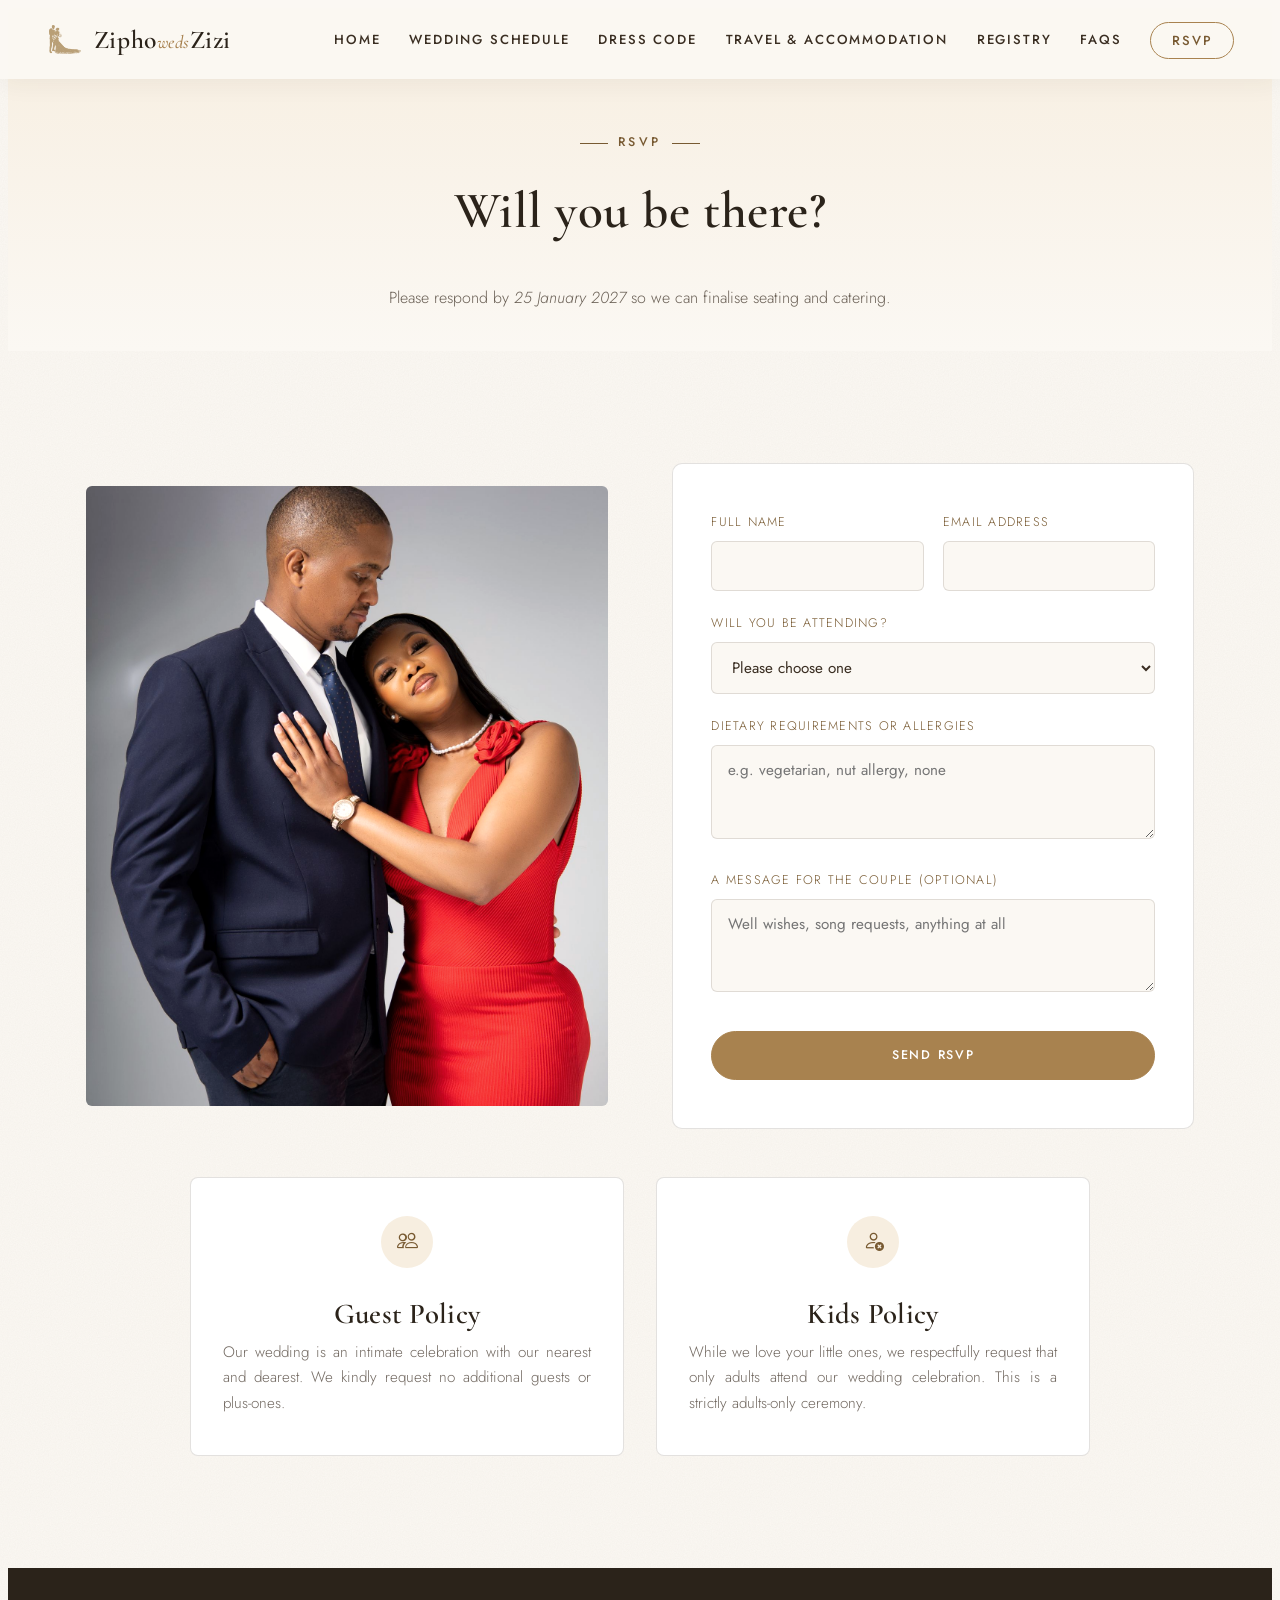
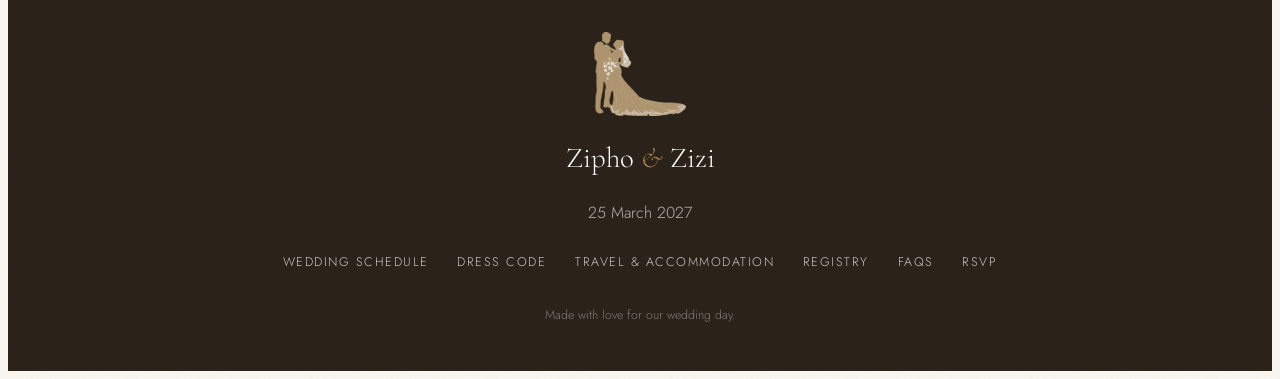
<file: rsvp.html>
<!DOCTYPE html>
<html lang="en">
<head>
  <meta charset="utf-8">
  <meta name="viewport" content="width=device-width, initial-scale=1.0">
  <title>RSVP — Zipho &amp; Zizi</title>
  <link rel="icon" type="image/x-icon" href="favicon.ico">
  <link rel="icon" type="image/png" sizes="32x32" href="assets/img/icon-32.png">
  <link rel="icon" type="image/png" sizes="16x16" href="assets/img/icon-16.png">
  <link rel="apple-touch-icon" sizes="180x180" href="assets/img/apple-touch-icon.png">
  <link rel="manifest" href="site.webmanifest">
  <meta name="theme-color" content="#A8824F">
  <meta name="description" content="RSVP for Zipho and Zizi's wedding on 25 March 2027.">
  <meta property="og:type" content="website">
  <meta property="og:title" content="RSVP — Zipho &amp; Zizi">
  <meta property="og:description" content="RSVP for Zipho and Zizi's wedding on 25 March 2027.">
  <meta property="og:image" content="https://example.com/assets/img/og-image.png">
  <meta property="og:url" content="https://example.com/rsvp.html">
  <meta name="twitter:card" content="summary_large_image">
  <meta name="twitter:title" content="RSVP — Zipho &amp; Zizi">
  <meta name="twitter:description" content="RSVP for Zipho and Zizi's wedding on 25 March 2027.">
  <meta name="twitter:image" content="https://example.com/assets/img/og-image.png">
  <link rel="preconnect" href="https://fonts.googleapis.com">
  <link rel="preconnect" href="https://fonts.gstatic.com" crossorigin>
  <link href="https://fonts.googleapis.com/css2?family=Cormorant+Garamond:wght@400;500;600;700&family=Alex+Brush&family=Jost:wght@300;400;500;600&display=swap" rel="stylesheet">
  <link href="assets/vendor/bootstrap-icons/bootstrap-icons.css" rel="stylesheet">
  <link href="assets/css/main.css" rel="stylesheet">
</head>
<body>

  <header id="header" class="header">
    <div class="container-fluid">
      <a href="index.html" class="logo"><img src="assets/img/icon-transparent-light.png" alt="" class="nav-brand-icon" width="470" height="425" aria-hidden="true"> <span>Zipho<span class="weds">weds</span>Zizi</span></a>
      <nav id="navmenu" class="navmenu">
        <ul>
          <li><a href="index.html">Home</a></li>
          <li><a href="schedule.html">Wedding Schedule</a></li>
          <li><a href="dress-code.html">Dress Code</a></li>
          <li><a href="travel.html">Travel &amp; Accommodation</a></li>
          <li><a href="registry.html">Registry</a></li>
          <li><a href="faq.html">FAQs</a></li>
          <li><a href="rsvp.html" class="nav-cta active">RSVP</a></li>
          <li class="mobile-menu-mark" aria-hidden="true"><img src="assets/img/icon-transparent-light.png" alt="" width="470" height="425"></li>
        </ul>
        <button type="button" class="mobile-nav-toggle d-xl-none bi bi-list" aria-controls="navmenu" aria-expanded="false" aria-label="Open navigation menu"></button>
      </nav>
    </div>
  </header>

  <main class="main">
    <section class="page-hero">
      <div class="container-narrow">
        <p class="eyebrow">RSVP</p>
        <h1 style="margin-top:1rem;">Will you be there?</h1>
        <p style="margin-top:1rem; color:rgba(58,46,34,0.75);">Please respond by <em>25 January 2027</em> so we can finalise seating and catering.</p>
      </div>
    </section>

    <section class="section">
      <div class="container">
        <div class="split">
          <img src="assets/img/gallery-1.jpg" alt="Zipho and Zizi" data-aos="fade-right">
          <div class="rsvp-wrap" data-aos="fade-left">

          <div id="rsvp-success">
            <i class="bi bi-check-circle" style="font-size:1.4rem; display:block; margin-bottom:0.4rem;"></i>
            Thank you! Your RSVP has been received.
          </div>
          <div id="rsvp-error">
            Something went wrong sending your RSVP — please try again, or reach out to us directly.
          </div>

          <!--
            IMPORTANT — before this goes live:
            Replace the form action below with your own Formspree endpoint
            (sign up free at formspree.io, create a form, and paste the
            "https://formspree.io/f/xxxxxxxx" URL here). See README-NOTES.md.
          -->
          <form id="rsvp-form" action="https://formspree.io/f/your-form-id" method="POST">
            <div class="two-col">
              <div class="form-row">
                <label for="full-name">Full name</label>
                <input type="text" id="full-name" name="Full name" required>
              </div>
              <div class="form-row">
                <label for="email">Email address</label>
                <input type="email" id="email" name="Email" required>
              </div>
            </div>

            <div class="form-row">
              <label for="attending">Will you be attending?</label>
              <select id="attending" name="Attending" required>
                <option value="" disabled selected>Please choose one</option>
                <option value="yes">Joyfully accepts</option>
                <option value="no">Regretfully declines</option>
              </select>
            </div>

            <div class="form-row" id="guests-row">
              <label for="guests">Number of guests (including you)</label>
              <input type="number" id="guests" name="Number of guests" min="1" max="10" value="1">
            </div>

            <div class="form-row">
              <label for="dietary">Dietary requirements or allergies</label>
              <textarea id="dietary" name="Dietary requirements" rows="3" placeholder="e.g. vegetarian, nut allergy, none"></textarea>
            </div>

            <div class="form-row">
              <label for="message">A message for the couple (optional)</label>
              <textarea id="message" name="Message" rows="3" placeholder="Well wishes, song requests, anything at all"></textarea>
            </div>

            <button type="submit" class="btn-elegant solid form-submit">Send RSVP</button>
          </form>
          </div>
        </div>

        <div class="info-grid rsvp-policy-grid">
          <article class="card">
            <div class="icon"><i class="bi bi-people"></i></div>
            <h3>Guest Policy</h3>
            <p class="prose">Our wedding is an intimate celebration with our nearest and dearest. We kindly request no additional guests or plus-ones.</p>
          </article>
          <article class="card">
            <div class="icon"><i class="bi bi-person-x"></i></div>
            <h3>Kids Policy</h3>
            <p class="prose">While we love your little ones, we respectfully request that only adults attend our wedding celebration. This is a strictly adults-only ceremony.</p>
          </article>
        </div>
      </div>
    </section>
  </main>

  <footer class="footer">
    <div class="container">
      <img src="assets/img/icon-transparent-light.png" alt="" class="footer-monogram" aria-hidden="true">
      <div class="logo-footer">Zipho <span>&amp;</span> Zizi</div>
      <p>25 March 2027</p>
      <nav>
        <a href="schedule.html">Wedding Schedule</a>
        <a href="dress-code.html">Dress Code</a>
        <a href="travel.html">Travel &amp; Accommodation</a>
        <a href="registry.html">Registry</a>
        <a href="faq.html">FAQs</a>
        <a href="rsvp.html">RSVP</a>
      </nav>
      <p class="fine">Made with love for our wedding day.</p>
    </div>
  </footer>

  <a href="#" class="scroll-top"><i class="bi bi-arrow-up"></i></a>
  <script src="assets/js/main.js"></script>
</body>
</html>
</file>
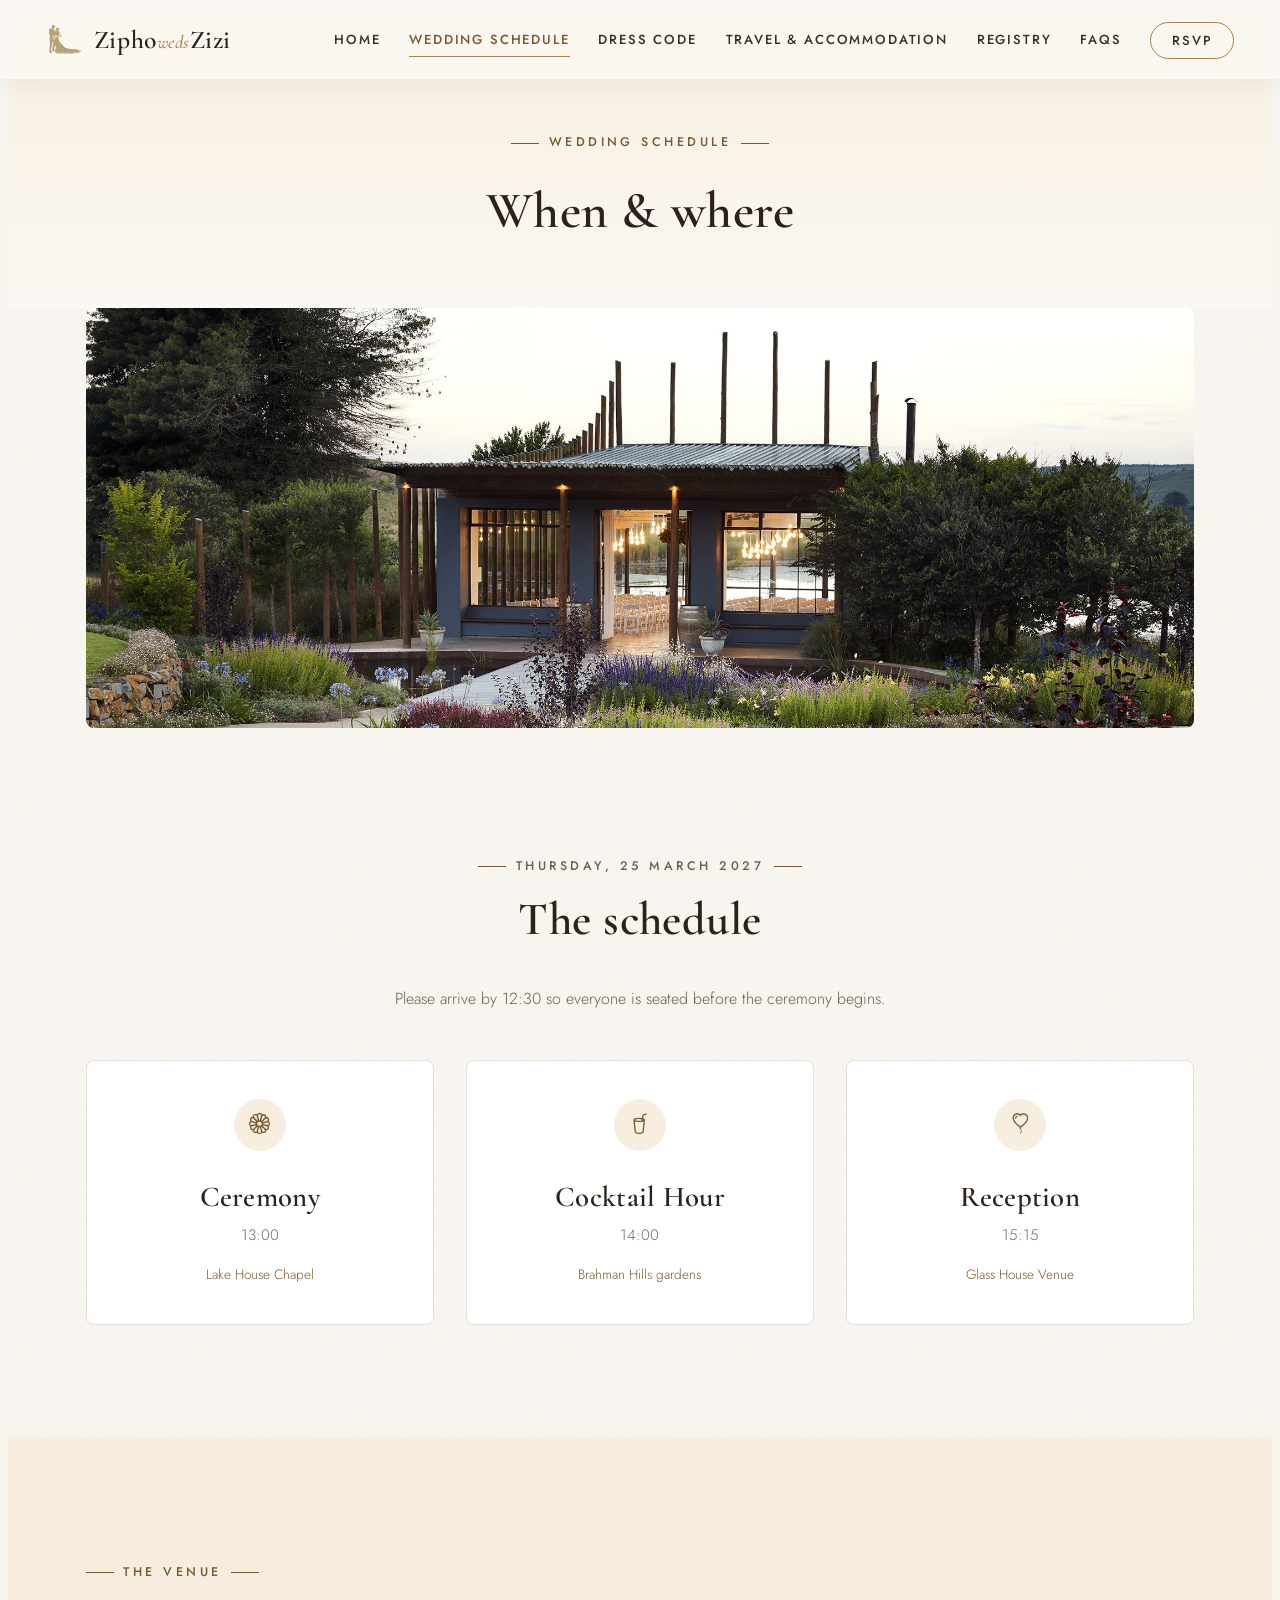
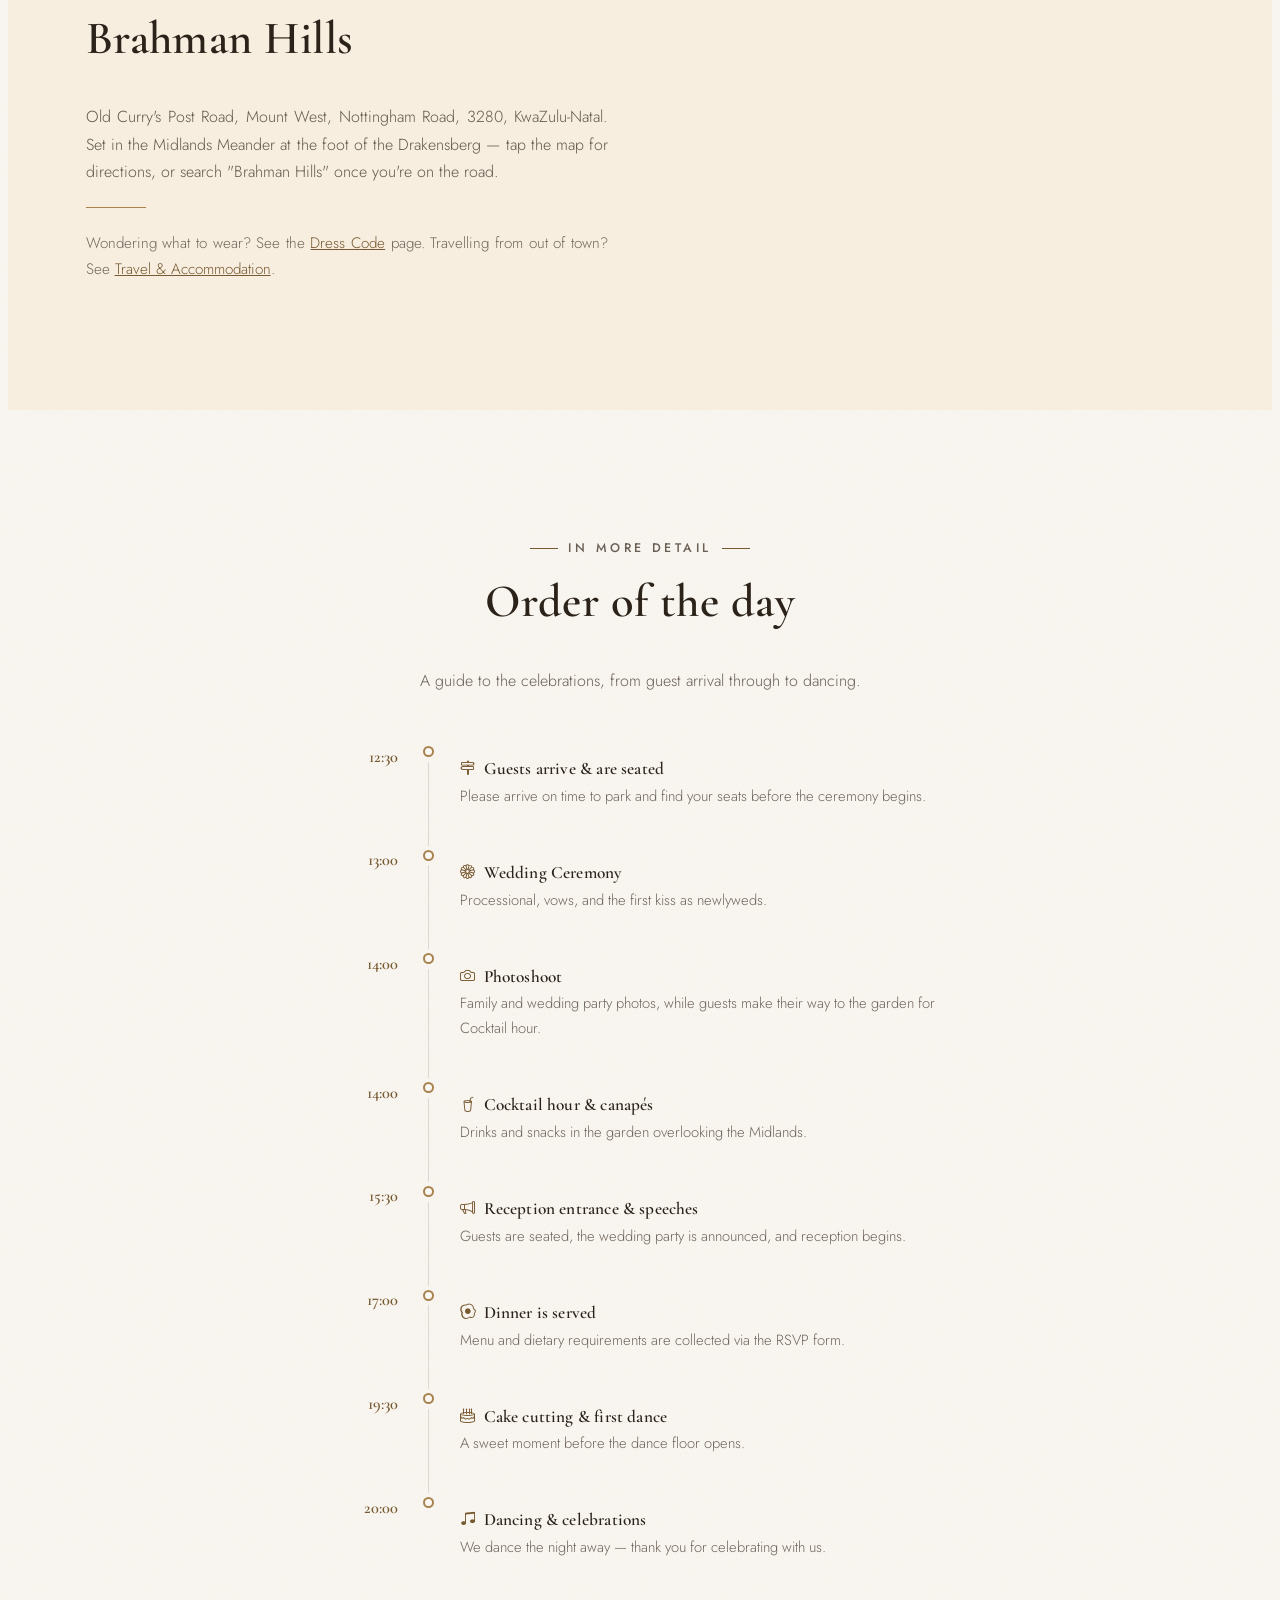
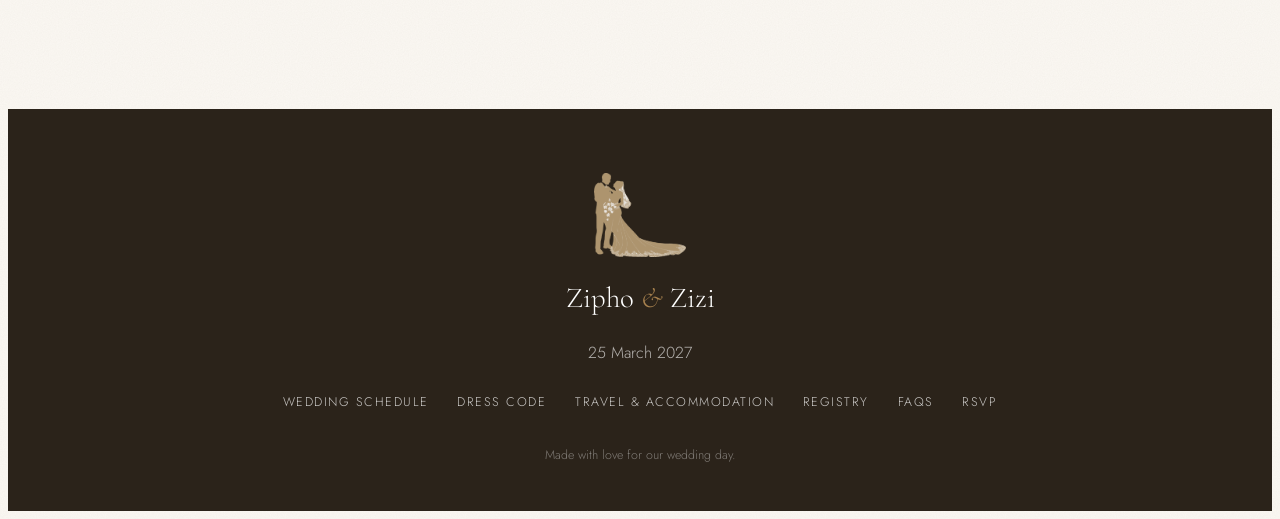
<file: schedule.html>
<!DOCTYPE html>
<html lang="en">
<head>
  <meta charset="utf-8">
  <meta name="viewport" content="width=device-width, initial-scale=1.0">
  <title>Wedding Schedule — Zipho &amp; Zizi</title>
  <link rel="icon" type="image/x-icon" href="favicon.ico">
  <link rel="icon" type="image/png" sizes="32x32" href="assets/img/icon-32.png">
  <link rel="icon" type="image/png" sizes="16x16" href="assets/img/icon-16.png">
  <link rel="apple-touch-icon" sizes="180x180" href="assets/img/apple-touch-icon.png">
  <link rel="manifest" href="site.webmanifest">
  <meta name="theme-color" content="#A8824F">
  <meta name="description" content="Ceremony and reception times, and venue details for Zipho and Zizi's wedding at Brahman Hills, Nottingham Road on 25 March 2027.">
  <meta property="og:type" content="website">
  <meta property="og:title" content="Wedding Schedule — Zipho &amp; Zizi">
  <meta property="og:description" content="Ceremony and reception times, and venue details for Zipho and Zizi's wedding at Brahman Hills, Nottingham Road on 25 March 2027.">
  <meta property="og:image" content="https://example.com/assets/img/og-image.png">
  <meta property="og:url" content="https://example.com/schedule.html">
  <meta name="twitter:card" content="summary_large_image">
  <meta name="twitter:title" content="Wedding Schedule — Zipho &amp; Zizi">
  <meta name="twitter:description" content="Ceremony and reception times, and venue details for Zipho and Zizi's wedding at Brahman Hills, Nottingham Road on 25 March 2027.">
  <meta name="twitter:image" content="https://example.com/assets/img/og-image.png">
  <link rel="preconnect" href="https://fonts.googleapis.com">
  <link rel="preconnect" href="https://fonts.gstatic.com" crossorigin>
  <link href="https://fonts.googleapis.com/css2?family=Cormorant+Garamond:wght@400;500;600;700&family=Alex+Brush&family=Jost:wght@300;400;500;600&display=swap" rel="stylesheet">
  <link href="assets/vendor/bootstrap-icons/bootstrap-icons.css" rel="stylesheet">
  <link href="assets/css/main.css" rel="stylesheet">
</head>
<body>

  <header id="header" class="header">
    <div class="container-fluid">
      <a href="index.html" class="logo"><img src="assets/img/icon-transparent-light.png" alt="" class="nav-brand-icon" width="470" height="425" aria-hidden="true"> <span>Zipho<span class="weds">weds</span>Zizi</span></a>
      <nav id="navmenu" class="navmenu">
        <ul>
          <li><a href="index.html">Home</a></li>
          <li><a href="schedule.html" class="active">Wedding Schedule</a></li>
          <li><a href="dress-code.html">Dress Code</a></li>
          <li><a href="travel.html">Travel &amp; Accommodation</a></li>
          <li><a href="registry.html">Registry</a></li>
          <li><a href="faq.html">FAQs</a></li>
          <li><a href="rsvp.html" class="nav-cta">RSVP</a></li>
          <li class="mobile-menu-mark" aria-hidden="true"><img src="assets/img/icon-transparent-light.png" alt="" width="470" height="425"></li>
        </ul>
        <button type="button" class="mobile-nav-toggle d-xl-none bi bi-list" aria-controls="navmenu" aria-expanded="false" aria-label="Open navigation menu"></button>
      </nav>
    </div>
  </header>

  <main class="main">
    <section class="page-hero">
      <div class="container-narrow">
        <p class="eyebrow">Wedding schedule</p>
        <h1 style="margin-top:1rem;">When &amp; where</h1>
      </div>
    </section>

    <section style="padding: 0 0 var(--section-pad);">
      <div class="page-banner-photo" data-aos="fade-up">
        <img src="assets/img/venue-brahman-hills.jpg" alt="Brahman Hills gardens and the Lake House chapel from above" class="obj-top">
      </div>
    </section>

    <!-- Schedule -->
    <section id="wedding-schedule" class="section" style="padding-top:0;">
      <div class="container">
        <div class="section-title" data-aos="fade-up">
          <p class="eyebrow">Thursday, 25 March 2027</p>
          <h2 style="margin-top:1rem;">The schedule</h2>
          <p>Please arrive by 12:30 so everyone is seated before the ceremony begins.</p>
        </div>
        <div class="info-grid" data-aos="fade-up">
          <div class="card">
            <div class="icon"><i class="bi bi-flower1"></i></div>
            <h3>Ceremony</h3>
            <p>13:00</p>
            <span class="meta">Lake House Chapel</span>
          </div>
          <div class="card">
            <div class="icon"><i class="bi bi-cup-straw"></i></div>
            <h3>Cocktail Hour</h3>
            <p>14:00</p>
            <span class="meta">Brahman Hills gardens</span>
          </div>
          <div class="card">
            <div class="icon"><i class="bi bi-balloon-heart"></i></div>
            <h3>Reception</h3>
            <p>15:15</p>
            <span class="meta">Glass House Venue</span>
          </div>
        </div>
      </div>
    </section>

    <!-- Venue + map -->
    <section id="venue" class="section alt">
      <div class="container">
        <div class="split">
          <div data-aos="fade-right">
            <p class="eyebrow">The venue</p>
            <h2 style="margin-top:1rem;">Brahman Hills</h2>
            <p class="prose" style="color:rgba(58,46,34,0.78); margin: 1.2rem 0;">
              Old Curry's Post Road, Mount West, Nottingham Road, 3280, KwaZulu-Natal. Set in the Midlands Meander at the foot of the Drakensberg — tap the map for directions, or search "Brahman Hills" once you're on the road.
            </p>
            <div class="divider"></div>
            <p class="prose" style="font-size:0.95rem; color:rgba(58,46,34,0.7);">
              Wondering what to wear? See the <a href="dress-code.html" style="color:var(--gold-dark); text-decoration:underline;">Dress Code</a> page. Travelling from out of town? See <a href="travel.html" style="color:var(--gold-dark); text-decoration:underline;">Travel &amp; Accommodation</a>.
            </p>
          </div>
          <div data-aos="fade-left" style="border-radius:8px; overflow:hidden;">
            <iframe
              src="https://www.google.com/maps?q=Brahman+Hills%2C+Old+Curry%27s+Post+Road%2C+Mount+West%2C+Nottingham+Road%2C+3280%2C+South+Africa&output=embed"
              width="100%" height="340" style="border:0; display:block;"
              loading="lazy" referrerpolicy="no-referrer-when-downgrade"
              title="Map to Brahman Hills, Nottingham Road"></iframe>
          </div>
        </div>
      </div>
    </section>

    <!-- Order of the day -->
    <section class="section">
      <div class="container-narrow">
        <div class="section-title" data-aos="fade-up">
          <p class="eyebrow">In more detail</p>
          <h2 style="margin-top:1rem;">Order of the day</h2>
          <p>A guide to the celebrations, from guest arrival through to dancing.</p>
        </div>

        <div class="schedule">
          <div class="schedule-item" data-aos="fade-up">
            <div class="schedule-time">12:30</div>
            <div class="schedule-rail"><span class="dot"></span><span class="rule"></span></div>
            <div class="schedule-body">
              <h3><i class="bi bi-signpost-2"></i> Guests arrive &amp; are seated</h3>
              <p>Please arrive on time to park and find your seats before the ceremony begins.</p>
            </div>
          </div>
          <div class="schedule-item" data-aos="fade-up">
            <div class="schedule-time">13:00</div>
            <div class="schedule-rail"><span class="dot"></span><span class="rule"></span></div>
            <div class="schedule-body">
              <h3><i class="bi bi-flower1"></i> Wedding Ceremony</h3>
              <p>Processional, vows, and the first kiss as newlyweds.</p>
            </div>
          </div>
          <div class="schedule-item" data-aos="fade-up">
            <div class="schedule-time">14:00</div>
            <div class="schedule-rail"><span class="dot"></span><span class="rule"></span></div>
            <div class="schedule-body">
              <h3><i class="bi bi-camera"></i> Photoshoot</h3>
              <p>Family and wedding party photos, while guests make their way to the garden for Cocktail hour.</p>
            </div>
          </div>
          <div class="schedule-item" data-aos="fade-up">
            <div class="schedule-time">14:00</div>
            <div class="schedule-rail"><span class="dot"></span><span class="rule"></span></div>
            <div class="schedule-body">
              <h3><i class="bi bi-cup-straw"></i> Cocktail hour &amp; canapés</h3>
              <p>Drinks and snacks in the garden overlooking the Midlands.</p>
            </div>
          </div>
          <div class="schedule-item" data-aos="fade-up">
            <div class="schedule-time">15:30</div>
            <div class="schedule-rail"><span class="dot"></span><span class="rule"></span></div>
            <div class="schedule-body">
              <h3><i class="bi bi-megaphone"></i> Reception entrance &amp; speeches</h3>
              <p>Guests are seated, the wedding party is announced, and reception begins.</p>
            </div>
          </div>
          <div class="schedule-item" data-aos="fade-up">
            <div class="schedule-time">17:00</div>
            <div class="schedule-rail"><span class="dot"></span><span class="rule"></span></div>
            <div class="schedule-body">
              <h3><i class="bi bi-egg-fried"></i> Dinner is served</h3>
              <p>Menu and dietary requirements are collected via the RSVP form.</p>
            </div>
          </div>
          <div class="schedule-item" data-aos="fade-up">
            <div class="schedule-time">19:30</div>
            <div class="schedule-rail"><span class="dot"></span><span class="rule"></span></div>
            <div class="schedule-body">
              <h3><i class="bi bi-cake2"></i> Cake cutting &amp; first dance</h3>
              <p>A sweet moment before the dance floor opens.</p>
            </div>
          </div>
          <div class="schedule-item" data-aos="fade-up">
            <div class="schedule-time">20:00</div>
            <div class="schedule-rail"><span class="dot"></span></div>
            <div class="schedule-body">
              <h3><i class="bi bi-music-note-beamed"></i> Dancing &amp; celebrations</h3>
              <p>We dance the night away — thank you for celebrating with us.</p>
            </div>
          </div>
        </div>
      </div>
    </section>
  </main>

  <footer class="footer">
    <div class="container">
      <img src="assets/img/icon-transparent-light.png" alt="" class="footer-monogram" aria-hidden="true">
      <div class="logo-footer">Zipho <span>&amp;</span> Zizi</div>
      <p>25 March 2027</p>
      <nav>
        <a href="schedule.html">Wedding Schedule</a>
        <a href="dress-code.html">Dress Code</a>
        <a href="travel.html">Travel &amp; Accommodation</a>
        <a href="registry.html">Registry</a>
        <a href="faq.html">FAQs</a>
        <a href="rsvp.html">RSVP</a>
      </nav>
      <p class="fine">Made with love for our wedding day.</p>
    </div>
  </footer>

  <a href="#" class="scroll-top"><i class="bi bi-arrow-up"></i></a>
  <script src="assets/js/main.js"></script>
</body>
</html>
</file>
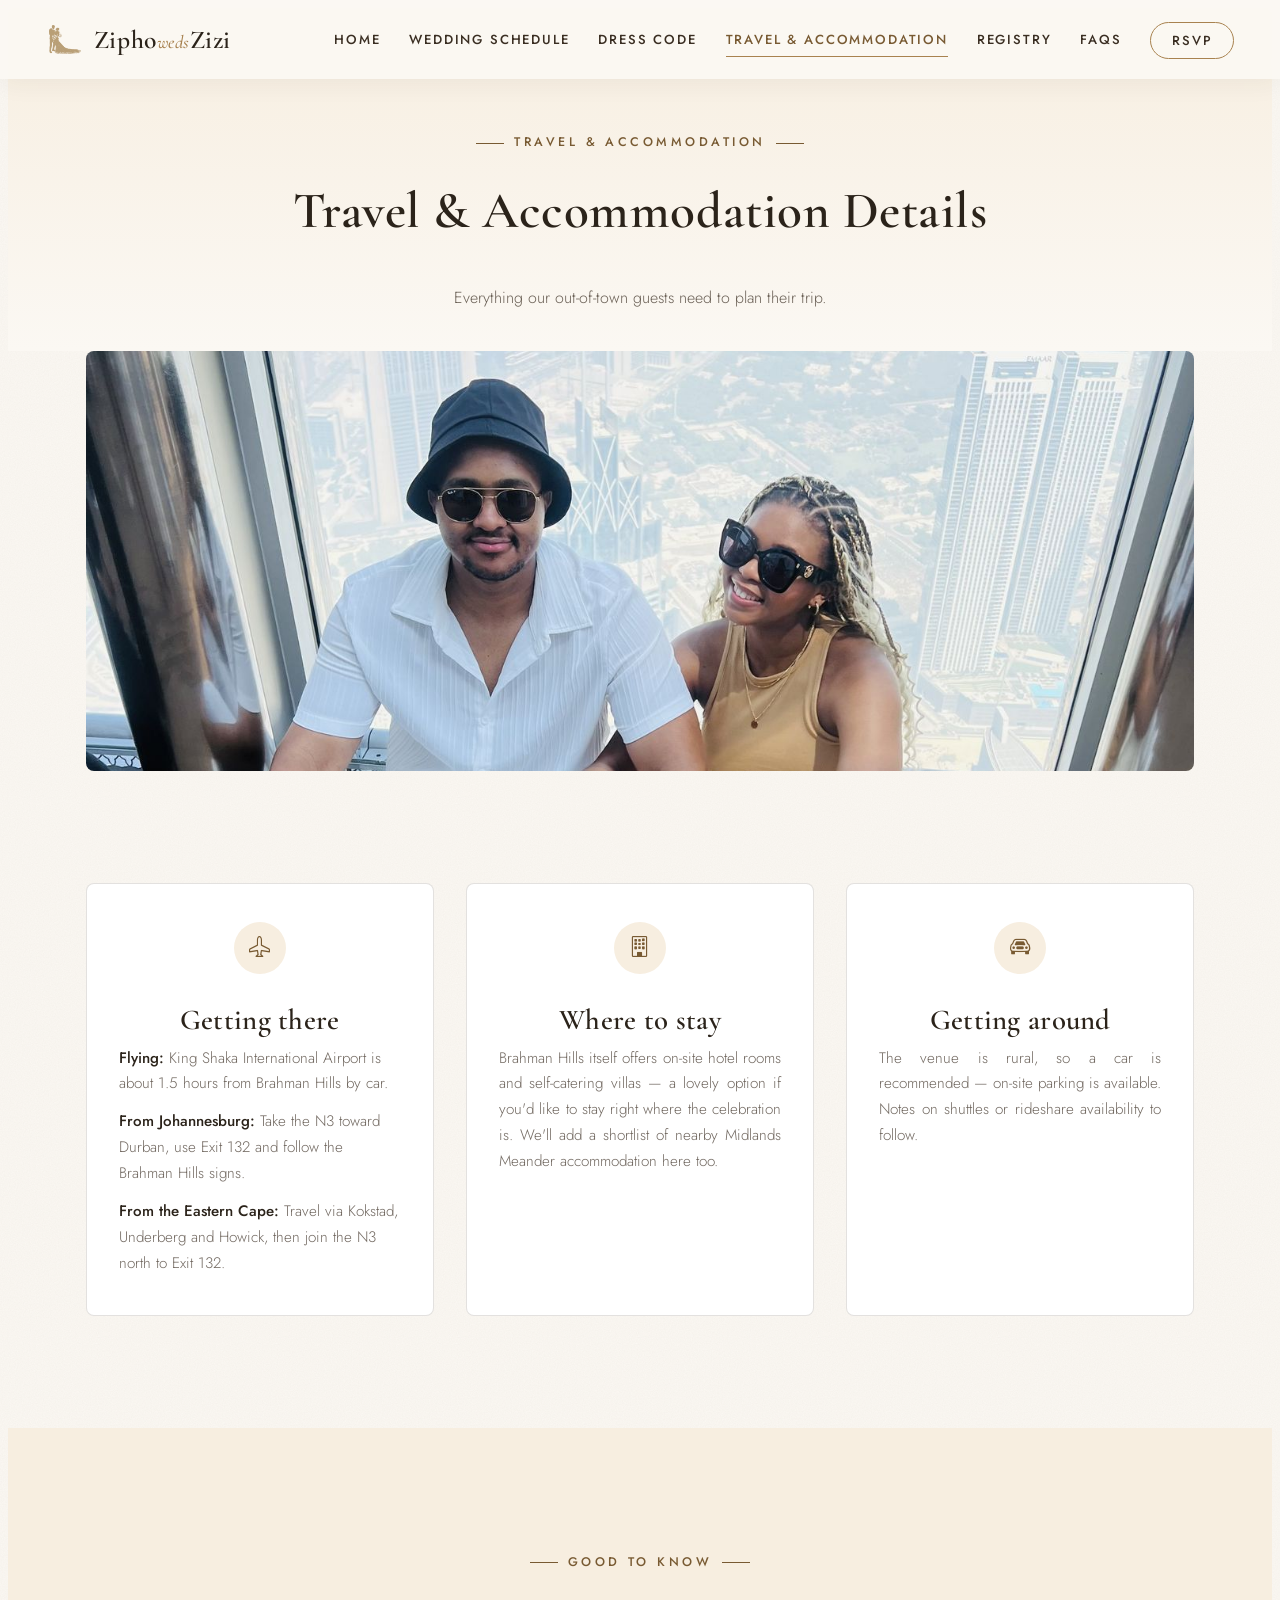
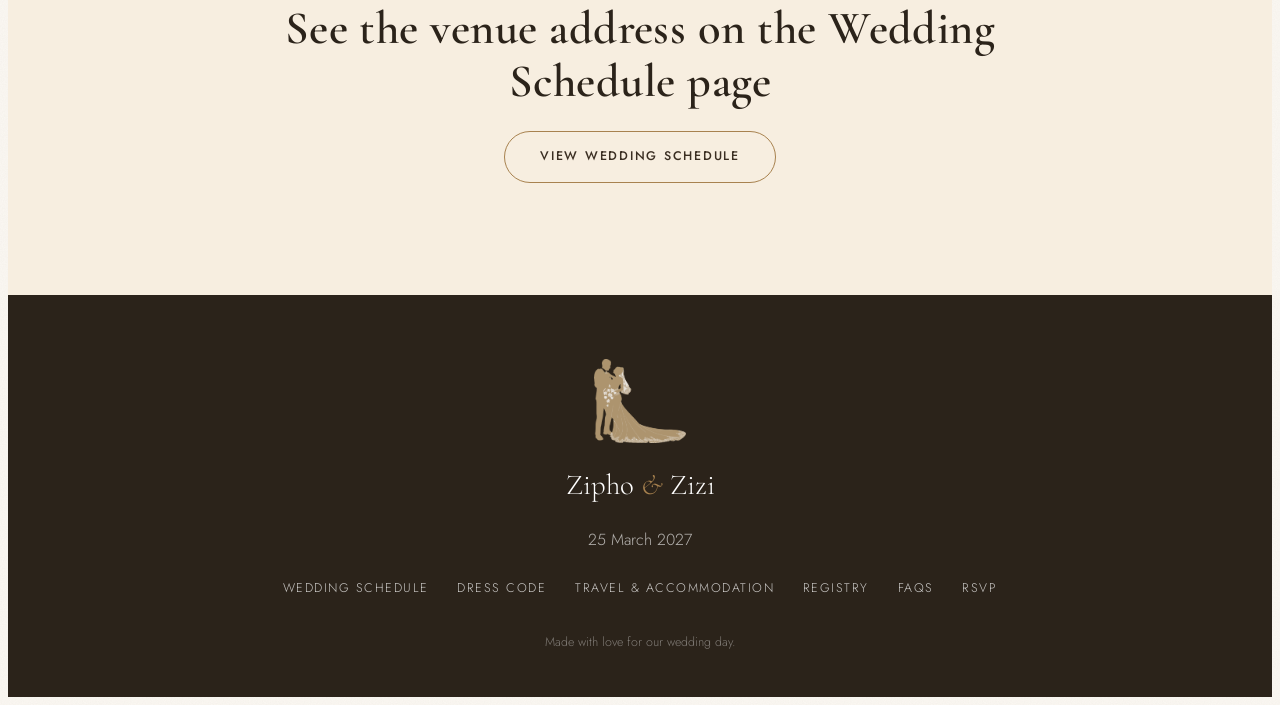
<file: travel.html>
<!DOCTYPE html>
<html lang="en">
<head>
  <meta charset="utf-8">
  <meta name="viewport" content="width=device-width, initial-scale=1.0">
  <title>Travel &amp; Accommodation Details — Zipho &amp; Zizi</title>
  <link rel="icon" type="image/x-icon" href="favicon.ico">
  <link rel="icon" type="image/png" sizes="32x32" href="assets/img/icon-32.png">
  <link rel="icon" type="image/png" sizes="16x16" href="assets/img/icon-16.png">
  <link rel="apple-touch-icon" sizes="180x180" href="assets/img/apple-touch-icon.png">
  <link rel="manifest" href="site.webmanifest">
  <meta name="theme-color" content="#A8824F">
  <meta name="description" content="Travel and accommodation information for out-of-town guests attending Zipho and Zizi's wedding.">
  <meta property="og:type" content="website">
  <meta property="og:title" content="Travel &amp; Accommodation Details — Zipho &amp; Zizi">
  <meta property="og:description" content="Travel and accommodation information for out-of-town guests attending Zipho and Zizi's wedding.">
  <meta property="og:image" content="https://example.com/assets/img/og-image.png">
  <meta property="og:url" content="https://example.com/travel.html">
  <meta name="twitter:card" content="summary_large_image">
  <meta name="twitter:title" content="Travel &amp; Accommodation Details — Zipho &amp; Zizi">
  <meta name="twitter:description" content="Travel and accommodation information for out-of-town guests attending Zipho and Zizi's wedding.">
  <meta name="twitter:image" content="https://example.com/assets/img/og-image.png">
  <link rel="preconnect" href="https://fonts.googleapis.com">
  <link rel="preconnect" href="https://fonts.gstatic.com" crossorigin>
  <link href="https://fonts.googleapis.com/css2?family=Cormorant+Garamond:wght@400;500;600;700&family=Alex+Brush&family=Jost:wght@300;400;500;600&display=swap" rel="stylesheet">
  <link href="assets/vendor/bootstrap-icons/bootstrap-icons.css" rel="stylesheet">
  <link href="assets/css/main.css" rel="stylesheet">
</head>
<body>

  <header id="header" class="header">
    <div class="container-fluid">
      <a href="index.html" class="logo"><img src="assets/img/icon-transparent-light.png" alt="" class="nav-brand-icon" width="470" height="425" aria-hidden="true"> <span>Zipho<span class="weds">weds</span>Zizi</span></a>
      <nav id="navmenu" class="navmenu">
        <ul>
          <li><a href="index.html">Home</a></li>
          <li><a href="schedule.html">Wedding Schedule</a></li>
          <li><a href="dress-code.html">Dress Code</a></li>
          <li><a href="travel.html" class="active">Travel &amp; Accommodation</a></li>
          <li><a href="registry.html">Registry</a></li>
          <li><a href="faq.html">FAQs</a></li>
          <li><a href="rsvp.html" class="nav-cta">RSVP</a></li>
          <li class="mobile-menu-mark" aria-hidden="true"><img src="assets/img/icon-transparent-light.png" alt="" width="470" height="425"></li>
        </ul>
        <button type="button" class="mobile-nav-toggle d-xl-none bi bi-list" aria-controls="navmenu" aria-expanded="false" aria-label="Open navigation menu"></button>
      </nav>
    </div>
  </header>

  <main class="main">
    <section class="page-hero">
      <div class="container-narrow">
        <p class="eyebrow">Travel &amp; accommodation</p>
        <h1 style="margin-top:1rem;">Travel &amp; Accommodation Details</h1>
        <p style="margin-top:1rem; color:rgba(58,46,34,0.75);">Everything our out-of-town guests need to plan their trip.</p>
      </div>
    </section>

    <section style="padding: 0 0 var(--section-pad);">
      <div class="page-banner-photo" data-aos="fade-up">
        <img src="assets/img/gallery-3.jpg" alt="Zipho and Zizi overlooking the city" class="obj-couple">
      </div>
    </section>

    <section class="section" style="padding-top:0;">
      <div class="container">
        <div class="info-grid" data-aos="fade-up">
          <div class="card">
            <div class="icon"><i class="bi bi-airplane"></i></div>
            <h3>Getting there</h3>
            <div class="travel-routes">
              <p><strong>Flying:</strong> King Shaka International Airport is about 1.5 hours from Brahman Hills by car.</p>
              <p><strong>From Johannesburg:</strong> Take the N3 toward Durban, use Exit 132 and follow the Brahman Hills signs.</p>
              <p><strong>From the Eastern Cape:</strong> Travel via Kokstad, Underberg and Howick, then join the N3 north to Exit 132.</p>
            </div>
          </div>
          <div class="card">
            <div class="icon"><i class="bi bi-building"></i></div>
            <h3>Where to stay</h3>
            <p class="prose">Brahman Hills itself offers on-site hotel rooms and self-catering villas — a lovely option if you'd like to stay right where the celebration is. We'll add a shortlist of nearby Midlands Meander accommodation here too.</p>
          </div>
          <div class="card">
            <div class="icon"><i class="bi bi-car-front"></i></div>
            <h3>Getting around</h3>
            <p class="prose">The venue is rural, so a car is recommended — on-site parking is available. Notes on shuttles or rideshare availability to follow.</p>
          </div>
        </div>
      </div>
    </section>

    <section class="section alt text-center" data-aos="fade-up">
      <div class="container-narrow">
        <p class="eyebrow">Good to know</p>
        <h2 style="margin: 1rem 0 1.4rem;">See the venue address on the Wedding Schedule page</h2>
        <a href="schedule.html" class="btn-elegant">View wedding schedule</a>
      </div>
    </section>
  </main>

  <footer class="footer">
    <div class="container">
      <img src="assets/img/icon-transparent-light.png" alt="" class="footer-monogram" aria-hidden="true">
      <div class="logo-footer">Zipho <span>&amp;</span> Zizi</div>
      <p>25 March 2027</p>
      <nav>
        <a href="schedule.html">Wedding Schedule</a>
        <a href="dress-code.html">Dress Code</a>
        <a href="travel.html">Travel &amp; Accommodation</a>
        <a href="registry.html">Registry</a>
        <a href="faq.html">FAQs</a>
        <a href="rsvp.html">RSVP</a>
      </nav>
      <p class="fine">Made with love for our wedding day.</p>
    </div>
  </footer>

  <a href="#" class="scroll-top"><i class="bi bi-arrow-up"></i></a>
  <script src="assets/js/main.js"></script>
</body>
</html>
</file>
<file: assets/css/main.css>
/* =======================================================
   Zipho & Zizi — Wedding Website
   Design system: ivory / champagne / beige, warm + elegant
   ======================================================= */

:root {
  --ivory: #FBF8F3;
  --champagne: #F1E4D0;
  --champagne-soft: #F7EEE0;
  --beige: #D9C7A9;
  --beige-dark: #B99F76;
  --espresso: #3A2E22;
  --charcoal: #2B231A;
  --gold: #A8824F;
  --gold-dark: #785A32;
  --white: #FFFFFF;
  --line: rgba(58, 46, 34, 0.14);

  --font-display: "Cormorant Garamond", serif;
  --font-script: "Alex Brush", cursive;
  --font-body: "Jost", sans-serif;

  --section-pad: 7rem;
}

@media (max-width: 768px) {
  :root { --section-pad: 4rem; }
}

* { box-sizing: border-box; }

html { scroll-behavior: smooth; }

/* A signature instead of the browser-default blue selection/scrollbar —
   small, but it's the kind of detail that reads as "someone cared". */
::selection { background: var(--gold); color: var(--white); }
html { scrollbar-width: thin; scrollbar-color: var(--beige-dark) var(--champagne-soft); }
::-webkit-scrollbar { width: 10px; height: 10px; }
::-webkit-scrollbar-track { background: var(--champagne-soft); }
::-webkit-scrollbar-thumb { background: var(--beige-dark); border-radius: 999px; border: 2px solid var(--champagne-soft); }
::-webkit-scrollbar-thumb:hover { background: var(--gold-dark); }

body {
  font-family: var(--font-body);
  color: var(--espresso);
  /* A whisper of paper-grain warms up the flat ivory instead of it reading
     as a plain digital fill — practically invisible, felt more than seen. */
  background-color: var(--ivory);
  background-image: url("data:image/svg+xml,%3Csvg xmlns='http://www.w3.org/2000/svg' width='180' height='180'%3E%3Cfilter id='n'%3E%3CfeTurbulence type='fractalNoise' baseFrequency='0.85' numOctaves='2' stitchTiles='stitch'/%3E%3CfeColorMatrix type='matrix' values='0 0 0 0 0.23  0 0 0 0 0.18  0 0 0 0 0.13  0 0 0 0.05 0'/%3E%3C/filter%3E%3Crect width='100%25' height='100%25' filter='url(%23n)'/%3E%3C/svg%3E");
  font-size: 16px;
  line-height: 1.7;
  font-weight: 300;
}

h1, h2, h3, h4, .display {
  font-family: var(--font-display);
  color: var(--charcoal);
  font-weight: 600;
  line-height: 1.15;
  letter-spacing: 0.01em;
}

h1 { font-size: clamp(2.6rem, 6vw, 4.6rem); }
h2 { font-size: clamp(2rem, 4vw, 2.9rem); }
h3 { font-size: clamp(1.4rem, 2.5vw, 1.8rem); }

a { text-decoration: none; color: inherit; }

img { max-width: 100%; display: block; }

/* A single, consistent warm grade across every real photo — ties together
   shots taken on different days, cameras and lighting into one look. */
.savedate-strip img,
.split img,
.gallery-item img,
.party-photo img {
  filter: saturate(1.08) contrast(1.04) sepia(0.08);
}

.container-narrow {
  max-width: 880px;
  margin: 0 auto;
  padding: 0 1.5rem;
}

.eyebrow {
  font-family: var(--font-body);
  text-transform: uppercase;
  letter-spacing: 0.28em;
  font-size: 0.78rem;
  color: var(--gold-dark);
  font-weight: 500;
  display: inline-flex;
  align-items: center;
  gap: 0.6rem;
}
.eyebrow::before, .eyebrow::after {
  content: "";
  width: 28px;
  height: 1px;
  background: var(--gold-dark);
  display: inline-block;
}

.section-title {
  text-align: center;
  margin-bottom: 3rem;
}
.section-title .eyebrow { margin-bottom: 0.9rem; justify-content: center; display: flex; }
.section-title p {
  max-width: 620px;
  margin: 1rem auto 0;
  color: rgba(58,46,34,0.75);
}

.btn-elegant {
  position: relative;
  display: inline-flex;
  align-items: center;
  gap: 0.6rem;
  padding: 0.9rem 2.2rem;
  border: 1px solid var(--gold);
  border-radius: 999px;
  font-family: var(--font-body);
  text-transform: uppercase;
  letter-spacing: 0.14em;
  font-size: 0.78rem;
  font-weight: 500;
  color: var(--espresso);
  background: transparent;
  transition: all 0.35s ease;
  cursor: pointer;
  overflow: hidden;
}
.btn-elegant:hover { background: var(--gold); color: var(--white); border-color: var(--gold); }
.btn-elegant.solid { background: var(--gold); color: var(--white); }
.btn-elegant.solid:hover { background: var(--gold-dark); border-color: var(--gold-dark); }
/* A soft light sweep on hover — a quiet bit of shine instead of a flat color swap. */
.btn-elegant::after {
  content: "";
  position: absolute;
  top: 0; bottom: 0; left: -60%;
  width: 40%;
  background: linear-gradient(115deg, transparent, rgba(255,255,255,0.55), transparent);
  transform: skewX(-20deg);
  transition: left 0.65s ease;
  pointer-events: none;
}
.btn-elegant:hover::after { left: 130%; }
@media (prefers-reduced-motion: reduce) {
  .btn-elegant::after { display: none; }
}

/* ---------- Header / Nav ----------
   Default = solid light header with dark text (used on every inner page,
   since their hero sections have a light champagne background).
   The homepage hero is a dark photo, so body.home-page overrides the
   header to transparent + white text until the page is scrolled. */
.header {
  position: fixed;
  top: 0; left: 0; right: 0;
  z-index: 997;
  padding: 1.1rem 0;
  /* Only padding actually changes (see body.scrolled below) — "transition:
     all" was also catching backdrop-filter's blur(6px)->none flip when the
     mobile nav opens/closes and animating it, which is what caused the
     lag: animating a backdrop blur is expensive, worst on its first run. */
  transition: padding 0.4s ease;
  background: rgba(251, 248, 243, 0.96);
  box-shadow: 0 4px 24px rgba(58,46,34,0.06);
  backdrop-filter: blur(6px);
}
/* The blur creates a rendering glitch behind the full-screen mobile nav
   overlay in some browsers, so switch it off instantly while that overlay
   is open — no transition should apply to this property. */
body.mobile-nav-active .header { backdrop-filter: none !important; }
.header .container-fluid {
  max-width: 1240px;
  margin: 0 auto;
  padding: 0 1.6rem;
  display: flex;
  align-items: center;
}
.logo {
  display: inline-flex;
  align-items: center;
  gap: 0.65rem;
  font-family: var(--font-display);
  font-size: 1.6rem;
  font-weight: 600;
  color: var(--charcoal);
  margin-right: auto;
  letter-spacing: 0.02em;
  white-space: nowrap;
  transition: color 0.4s ease;
}
.nav-brand-icon {
  width: 38px;
  height: 38px;
  padding: 3px;
  object-fit: contain;
  flex: 0 0 auto;
}
.logo span.weds {
  color: var(--gold);
  font-size: 0.72em;
  font-style: italic;
  font-weight: 500;
}

.navmenu ul {
  display: flex;
  gap: 1.8rem;
  list-style: none;
  margin: 0; padding: 0;
  align-items: center;
}
.navmenu a {
  font-size: 0.82rem;
  text-transform: uppercase;
  letter-spacing: 0.14em;
  color: var(--espresso);
  font-weight: 500;
  padding: 0.4rem 0;
  border-bottom: 1px solid transparent;
  transition: all 0.3s ease;
  white-space: nowrap;
}
.navmenu a:hover, .navmenu a.active { border-bottom-color: var(--gold); color: var(--gold-dark); }
.navmenu a.nav-cta {
  border: 1px solid var(--gold);
  border-radius: 999px;
  padding: 0.5rem 1.3rem;
}
.navmenu a.nav-cta:hover { background: var(--gold); border-color: var(--gold); color: var(--white); }

.mobile-nav-toggle {
  display: none;
  font-size: 1.7rem;
  color: var(--espresso);
  cursor: pointer;
  line-height: 1;
  padding: 0.35rem;
  border: 0;
  background: transparent;
  -webkit-tap-highlight-color: transparent;
}
.mobile-menu-mark { display: none; }

/* Every page (including the homepage, now that its hero is light too) uses
   the same solid header; scrolling just tightens the padding a touch. */
body.scrolled .header { padding: 0.9rem 0; }

@media (max-width: 1199px) {
  .header { backdrop-filter: none; }
  .nav-brand-icon { display: none; }
  .mobile-menu-mark {
    display: flex;
    justify-content: center;
    width: 100%;
    margin-top: 4rem;
    position: relative;
    padding-bottom: 1px;
  }
  .mobile-menu-mark::after {
    content: "";
    position: absolute;
    left: 50%;
    bottom: 0;
    width: 92px;
    height: 1px;
    transform: translateX(-50%);
    background: linear-gradient(90deg, transparent, var(--gold) 5%, var(--gold) 10%, transparent);
  }
  .mobile-menu-mark img {
    width: 70px;
    height: auto;
  }
  .navmenu ul {
    position: fixed;
    inset: 0;
    min-height: 100dvh;
    background: var(--ivory);
    flex-direction: column;
    justify-content: center;
    gap: 1.8rem;
    transform: translateY(-1rem);
    opacity: 0;
    /* Name only what changes (transform/opacity) instead of "all" — cheaper
       to compute and it won't pick up unrelated property changes. */
    visibility: hidden;
    pointer-events: none;
    transition: transform 0.2s ease, opacity 0.2s ease, visibility 0s linear 0.2s;
    z-index: 996;
  }
  .navmenu a { color: var(--espresso) !important; font-size: 1rem; }
  body.mobile-nav-active { overflow: hidden; }
  body.mobile-nav-active .navmenu ul {
    transform: translateY(0);
    opacity: 1;
    visibility: visible;
    pointer-events: auto;
    transition-delay: 0s;
  }
  .mobile-nav-toggle { display: block; z-index: 999; position: relative; }
}

@media (max-width: 1199px) and (max-height: 650px) {
  .navmenu ul {
    justify-content: flex-start;
    gap: 1rem;
    padding: 4.5rem 1rem 2rem;
    overflow-y: auto;
  }
  .mobile-menu-mark img { width: 54px; }
  .mobile-menu-mark::after { width: 72px; }
}

/* ---------- Hero — "Save the Date" card, reimagined ---------- */
.hero.savedate-hero {
  position: relative;
  background: var(--champagne);
  padding: 9.5rem 0 4.5rem;
  overflow: hidden;
}
/* A giant, faint ampersand behind "Save the Date" — an echo of the "&"
   that already runs through the logo and names, the kind of quiet
   flourish fine wedding stationery uses instead of literal decoration. */
.savedate-heading { position: relative; }
.savedate-heading::before {
  content: "&";
  position: absolute;
  top: 50%; left: 50%;
  transform: translate(-50%, -46%);
  font-family: var(--font-script);
  font-size: 340px;
  line-height: 1;
  color: var(--gold);
  opacity: 0.1;
  pointer-events: none;
  z-index: 0;
  white-space: nowrap;
}
.savedate-heading > * { position: relative; z-index: 1; }
@media (max-width: 640px) {
  .savedate-heading::before { font-size: 200px; }
  .hero-monogram { height: 108px; }
}
@media (max-width: 480px) {
  .schedule-item { grid-template-columns: 54px 18px 1fr; column-gap: 0.9rem; }
  .schedule-time { font-size: 0.9rem; }
}
.hero-monogram { height: 140px; width: auto; margin: 0 auto 1.2rem; opacity: 0.94; }
.savedate-heading .eyebrow { justify-content: center; display: inline-flex; }
.savedate-title {
  margin: 1rem 0 0;
  font-size: clamp(2.4rem, 6vw, 3.6rem);
  letter-spacing: 0.03em;
}
.savedate-title .script {
  font-family: var(--font-script);
  font-weight: 400;
  color: var(--gold);
  font-size: 1.3em;
  display: inline-block;
  padding: 0 0.15em;
  letter-spacing: 0;
}

.savedate-strip {
  max-width: 1160px;
  margin: 2.6rem auto 0;
  padding: 0 1.6rem;
  display: grid;
  grid-template-columns: repeat(3, 1fr);
  gap: 0.6rem;
}
.savedate-strip .photo {
  position: relative;
  aspect-ratio: 3 / 4;
  border-radius: 4px;
  overflow: hidden;
}
.savedate-strip .photo img {
  width: 100%; height: 100%; object-fit: cover;
  animation: kenburns 22s ease-in-out infinite alternate;
}
.savedate-strip .photo:nth-child(2) img { animation-delay: -7s; }
.savedate-strip .photo:nth-child(3) img { animation-delay: -14s; }
@keyframes kenburns {
  from { transform: scale(1); }
  to   { transform: scale(1.08); }
}
@media (prefers-reduced-motion: reduce) {
  .savedate-strip .photo img { animation: none; }
}
.savedate-strip .photo .num {
  position: absolute;
  left: 0.4rem;
  bottom: -0.6rem;
  font-family: var(--font-display);
  font-weight: 700;
  font-size: clamp(2.6rem, 8vw, 5.2rem);
  color: rgba(255,255,255,0.94);
  text-shadow: 0 6px 24px rgba(0,0,0,0.4);
  line-height: 1;
}
@media (max-width: 640px) {
  .savedate-strip { gap: 0.35rem; }
  .savedate-strip .photo .num { left: 0.25rem; }
}

.savedate-footer {
  max-width: 720px;
  margin: 3.2rem auto 0;
}
.savedate-names {
  font-size: clamp(2rem, 4.5vw, 2.8rem);
  margin-bottom: 1rem;
}
.savedate-names .amp { color: var(--gold); font-style: italic; padding: 0 0.15rem; }
.hero-lead { color: rgba(58,46,34,0.75); max-width: 480px; margin: 0 auto; font-size: 1.05rem; }

.date-line {
  margin-top: 2.4rem;
  font-family: var(--font-display);
  font-weight: 600;
  font-size: clamp(1.3rem, 3vw, 1.7rem);
  letter-spacing: 0.12em;
  color: var(--gold-dark);
}
.date-line span { color: var(--beige-dark); padding: 0 0.3rem; }

.hero-actions { margin-top: 2rem; display: flex; gap: 1rem; flex-wrap: wrap; justify-content: center; }

/* Countdown */
.countdown {
  display: flex;
  gap: 1.1rem;
  margin-top: 1.4rem;
  flex-wrap: wrap;
  justify-content: center;
}
.countdown .unit {
  background: var(--white);
  border: 1px solid var(--line);
  border-radius: 8px;
  padding: 0.9rem 1.1rem;
  min-width: 78px;
  text-align: center;
  box-shadow: 0 6px 18px rgba(58,46,34,0.05);
}
.countdown .unit strong {
  display: block;
  font-family: var(--font-display);
  font-size: 1.9rem;
  color: var(--gold-dark);
  font-weight: 600;
  transition: opacity 0.4s ease, transform 0.4s ease;
}
.countdown .unit strong.tick { opacity: 0; transform: translateY(-6px); }
@media (prefers-reduced-motion: reduce) {
  .countdown .unit strong { transition: none; }
}
.countdown .unit span {
  font-size: 0.65rem;
  text-transform: uppercase;
  letter-spacing: 0.14em;
  color: rgba(58,46,34,0.55);
}

/* ---------- Generic section ---------- */
.section { padding: var(--section-pad) 0; }
.section.alt { background: var(--champagne-soft); }
.section.dark {
  background: var(--charcoal);
  color: rgba(255,255,255,0.85);
}
.section.dark h2 { color: var(--white); }
.section.dark .eyebrow { color: var(--champagne); }
.section.dark .eyebrow::before, .section.dark .eyebrow::after { background: var(--champagne); }

.container { max-width: 1160px; margin: 0 auto; padding: 0 1.6rem; }

/* Our story teaser / split blocks */
.split {
  display: grid;
  grid-template-columns: 1fr 1fr;
  gap: 4rem;
  align-items: center;
}
@media (max-width: 900px) { .split { grid-template-columns: 1fr; gap: 2.2rem; } }
.split img { border-radius: 6px; width: 100%; height: 100%; object-fit: cover; max-height: 620px; }
.split.reverse { direction: rtl; }
.split.reverse > * { direction: ltr; }
.divider {
  width: 60px; height: 1px; background: var(--gold);
  margin: 1.4rem 0;
  transform-origin: center;
  transform: scaleX(0);
  transition: transform 0.9s cubic-bezier(0.16, 1, 0.3, 1);
}
.divider.center { margin: 1.4rem auto; }
.divider.in-view { transform: scaleX(1); }
@media (prefers-reduced-motion: reduce) {
  .divider { transform: none; transition: none; }
}

/* Timeline (Our Story) */
.timeline { max-width: 760px; margin: 0 auto; position: relative; }
.timeline::before {
  content: "";
  position: absolute;
  left: 16px; top: 0; bottom: 0;
  width: 1px; background: var(--line);
}
@media (min-width: 769px) {
  .timeline::before { left: 50%; margin-left: -0.5px; }
}
.timeline-item {
  position: relative;
  padding-left: 3rem;
  margin-bottom: 3rem;
}
@media (min-width: 769px) {
  .timeline-item { padding-left: 0; width: 46%; }
  .timeline-item:nth-child(odd) { margin-right: 54%; text-align: right; }
  .timeline-item:nth-child(even) { margin-left: 54%; }
}
.timeline-item::before {
  content: "";
  position: absolute;
  left: 10px; top: 6px;
  width: 13px; height: 13px;
  border-radius: 50%;
  background: var(--ivory);
  border: 2px solid var(--gold);
}
@media (min-width: 769px) {
  .timeline-item:nth-child(odd)::before { left: auto; right: -33px; }
  .timeline-item:nth-child(even)::before { left: -33px; }
}
.timeline-item .date { color: var(--gold-dark); font-size: 0.78rem; text-transform: uppercase; letter-spacing: 0.14em; }

/* Day-of schedule (Wedding Party) */
.schedule { max-width: 620px; margin: 0 auto; }
.schedule-item {
  display: grid;
  grid-template-columns: 68px 20px 1fr;
  column-gap: 1.3rem;
}
.schedule-time {
  font-family: var(--font-display);
  font-weight: 600;
  font-size: 1.02rem;
  color: var(--gold-dark);
  text-align: right;
  padding-top: 0.1rem;
  white-space: nowrap;
}
.schedule-rail { display: flex; flex-direction: column; align-items: center; }
.schedule-rail .dot {
  width: 11px; height: 11px; flex-shrink: 0;
  border-radius: 50%;
  background: var(--ivory);
  border: 2px solid var(--gold);
  margin-top: 0.25rem;
}
.schedule-rail .rule { width: 1px; flex: 1; background: var(--line); margin-top: 0.3rem; }
.schedule-item:last-child .schedule-rail .rule { display: none; }
.schedule-body { padding-bottom: 2.3rem; }
.schedule-body h3 {
  font-size: 1.08rem;
  margin-bottom: 0.3rem;
  display: flex;
  align-items: center;
  gap: 0.55rem;
}
.schedule-body h3 .bi { color: var(--gold-dark); font-size: 0.95rem; }
.schedule-body p { font-size: 0.92rem; color: rgba(58,46,34,0.72); margin: 0; }

/* Details / cards */
.info-grid {
  display: grid;
  grid-template-columns: repeat(auto-fit, minmax(260px, 1fr));
  gap: 2rem;
}
.card {
  background: var(--white);
  border: 1px solid var(--line);
  border-radius: 8px;
  padding: 2.4rem 2rem;
  text-align: center;
}
.card .icon {
  width: 52px; height: 52px;
  margin: 0 auto 1.3rem;
  border-radius: 50%;
  background: var(--champagne-soft);
  display: flex; align-items: center; justify-content: center;
  color: var(--gold-dark);
  font-size: 1.3rem;
}
.card h3 { margin-bottom: 0.6rem; }
.card p { color: rgba(58,46,34,0.72); font-size: 0.95rem; margin: 0; }
.card .meta { display:block; margin-top: 0.9rem; font-size: 0.85rem; color: var(--gold-dark); }
.card .card-link {
  display: inline-flex;
  align-items: center;
  gap: 0.4rem;
  margin-top: 1rem;
  color: var(--gold-dark);
  font-size: 0.78rem;
  font-weight: 600;
  letter-spacing: 0.08em;
  text-transform: uppercase;
}
.card .card-link:hover { text-decoration: underline; }
.travel-routes { text-align: left; }
.travel-routes p + p { margin-top: 0.75rem; }
.travel-routes strong { color: var(--charcoal); font-weight: 500; }
.section[id] { scroll-margin-top: 5.5rem; }

/* Wedding party */
.party-grid {
  display: grid;
  grid-template-columns: repeat(auto-fit, minmax(220px, 1fr));
  gap: 2.4rem;
}
.party-card { text-align: center; }
.party-photo {
  width: 100%;
  aspect-ratio: 3/4;
  border-radius: 8px;
  overflow: hidden;
  margin-bottom: 1.1rem;
  background: var(--champagne);
}
.party-photo img { width: 100%; height: 100%; object-fit: cover; }
.party-photo.placeholder {
  display: flex; align-items: center; justify-content: center;
  color: var(--gold-dark);
  font-family: var(--font-display);
  font-size: 2.4rem;
}
.party-card h3 { margin-bottom: 0.15rem; }
.party-card .role { font-size: 0.78rem; text-transform: uppercase; letter-spacing: 0.12em; color: var(--gold-dark); display:block; margin-bottom: 0.6rem; }
.party-card p { font-size: 0.9rem; color: rgba(58,46,34,0.7); }

/* Gallery */
.gallery-grid {
  display: grid;
  grid-template-columns: repeat(3, 1fr);
  gap: 1rem;
}
@media (max-width: 768px) { .gallery-grid { grid-template-columns: repeat(2, 1fr); } }
@media (max-width: 480px) { .gallery-grid { grid-template-columns: 1fr; } }
.gallery-item {
  position: relative;
  overflow: hidden;
  border-radius: 6px;
  aspect-ratio: 4/5;
  cursor: pointer;
}
/* Spans 2 of the 3 columns so its 8:5 aspect ratio lands at exactly the
   same row height as the plain 4:5 tiles beside it — without the span
   this tile renders half as tall and the row looks misaligned. */
.gallery-item.wide { grid-column: span 2; aspect-ratio: 8/5; }
.gallery-item img {
  width: 100%; height: 100%; object-fit: cover;
  transition: transform 0.5s ease;
}
.gallery-item:hover img { transform: scale(1.06); }
.gallery-item .overlay {
  position: absolute; inset: 0;
  background: linear-gradient(to top, rgba(43,35,26,0.55), transparent 55%);
  opacity: 0; transition: opacity 0.35s ease;
  display: flex; align-items: flex-end; padding: 1rem;
}
.gallery-item:hover .overlay { opacity: 1; }
.gallery-item .overlay span { color: var(--white); font-size: 0.85rem; letter-spacing: 0.05em; }

/* Registry */
.registry-card {
  background: var(--white);
  border: 1px solid var(--line);
  border-radius: 8px;
  padding: 2.6rem 2rem;
  text-align: center;
}
.registry-card .icon { font-size: 2rem; color: var(--gold); margin-bottom: 1rem; }

/* Modal (Registry / Honeymoon Fund) */
body.modal-open { overflow: hidden; }
.modal-overlay {
  position: fixed;
  inset: 0;
  background: rgba(43, 35, 26, 0.6);
  display: flex;
  align-items: center;
  justify-content: center;
  padding: 1.6rem;
  z-index: 1000;
  opacity: 0;
  visibility: hidden;
  transition: opacity 0.3s ease, visibility 0s linear 0.3s;
}
.modal-overlay.active {
  opacity: 1;
  visibility: visible;
  transition: opacity 0.3s ease, visibility 0s linear 0s;
}
.modal-box {
  position: relative;
  background: var(--ivory);
  border-radius: 12px;
  width: 100%;
  max-width: 640px;
  max-height: 85vh;
  overflow-y: auto;
  padding: 2.6rem 2.2rem;
  box-shadow: 0 24px 60px rgba(43, 35, 26, 0.25);
  transform: translateY(16px);
  transition: transform 0.35s ease;
}
.modal-overlay.active .modal-box { transform: translateY(0); }
.modal-close {
  position: absolute;
  top: 1.1rem; right: 1.1rem;
  width: 36px; height: 36px;
  border-radius: 50%;
  border: 1px solid var(--line);
  background: var(--white);
  color: var(--espresso);
  font-size: 1.4rem;
  line-height: 1;
  display: flex;
  align-items: center;
  justify-content: center;
  cursor: pointer;
  transition: all 0.25s ease;
}
.modal-close:hover { background: var(--champagne-soft); border-color: var(--gold); color: var(--gold-dark); }
.modal-header { text-align: center; margin-bottom: 2rem; }
.modal-header .eyebrow { justify-content: center; display: inline-flex; }

.registry-items { display: flex; flex-direction: column; gap: 1rem; }
.registry-item {
  display: flex;
  align-items: center;
  gap: 1.1rem;
  padding: 0.9rem 1rem;
  border: 1px solid var(--line);
  border-radius: 8px;
  background: var(--white);
}
.registry-item-photo {
  flex-shrink: 0;
  width: 52px; height: 52px;
  border-radius: 50%;
  background: var(--champagne-soft);
  color: var(--gold-dark);
  font-size: 1.25rem;
  display: flex;
  align-items: center;
  justify-content: center;
}
.registry-item-info { flex: 1; min-width: 0; }
.registry-item-info h4 {
  font-family: var(--font-display);
  font-size: 1.05rem;
  font-weight: 600;
  color: var(--charcoal);
  margin: 0 0 0.2rem;
}
.registry-item-info .price {
  font-size: 0.78rem;
  text-transform: uppercase;
  letter-spacing: 0.1em;
  color: var(--gold-dark);
}
.registry-item .btn-elegant.small {
  flex-shrink: 0;
  padding: 0.55rem 1.2rem;
  font-size: 0.68rem;
}
@media (max-width: 480px) {
  .registry-item { flex-wrap: wrap; }
  .registry-item .btn-elegant.small { margin-left: 68px; }
}

/* FAQ */
.faq-item {
  border-bottom: 1px solid var(--line);
  padding: 1.4rem 0;
}
.faq-item h3 {
  font-family: var(--font-body);
  font-size: 1.02rem;
  font-weight: 500;
  color: var(--espresso);
  margin: 0;
  display: flex;
  justify-content: space-between;
  align-items: center;
  cursor: pointer;
}
.faq-item h3 .bi { transition: transform 0.3s ease; color: var(--gold-dark); }
.faq-item p {
  max-height: 0;
  overflow: hidden;
  color: rgba(58,46,34,0.72);
  transition: all 0.35s ease;
  margin: 0;
}
.faq-item.faq-active p { max-height: 600px; margin-top: 0.9rem; }
.faq-item.faq-active h3 .bi { transform: rotate(180deg); }

/* RSVP form */
.rsvp-wrap {
  max-width: 640px;
  margin: 0 auto;
  background: var(--white);
  border: 1px solid var(--line);
  border-radius: 10px;
  padding: 3rem 2.4rem;
}
.rsvp-policy-grid {
  max-width: 900px;
  margin: 3rem auto 0;
}
.form-row { margin-bottom: 1.4rem; }
.form-row label {
  display: block;
  font-size: 0.78rem;
  text-transform: uppercase;
  letter-spacing: 0.1em;
  color: var(--gold-dark);
  margin-bottom: 0.5rem;
}
.form-row input,
.form-row select,
.form-row textarea {
  width: 100%;
  padding: 0.8rem 1rem;
  border: 1px solid var(--line);
  border-radius: 6px;
  background: var(--ivory);
  font-family: var(--font-body);
  font-size: 0.95rem;
  color: var(--espresso);
}
.form-row input:focus,
.form-row select:focus,
.form-row textarea:focus {
  outline: none;
  border-color: var(--gold);
}
.two-col { display: grid; grid-template-columns: 1fr 1fr; gap: 1.2rem; }
@media (max-width: 560px) { .two-col { grid-template-columns: 1fr; } }
.form-submit { width: 100%; justify-content: center; margin-top: 0.5rem; }
#rsvp-success, #rsvp-error {
  display: none;
  text-align: center;
  padding: 1.2rem;
  border-radius: 6px;
  margin-bottom: 1.4rem;
}
#rsvp-success { background: var(--champagne-soft); color: var(--gold-dark); }
#rsvp-error { background: #f6dede; color: #8a3b3b; }

/* Footer */
.footer {
  background: var(--charcoal);
  color: rgba(255,255,255,0.65);
  padding: 4rem 0 2rem;
  text-align: center;
}
.footer .footer-monogram {
  height: 84px;
  width: auto;
  margin: 0 auto 1.1rem;
  opacity: 0.92;
}
@media (max-width: 640px) {
  .footer .footer-monogram { height: 64px; }
}
.footer .logo-footer {
  font-family: var(--font-display);
  font-size: 1.8rem;
  color: var(--white);
  margin-bottom: 0.8rem;
}
.footer .logo-footer span { color: var(--gold); font-style: italic; }
.footer nav {
  display: flex; justify-content: center; gap: 1.8rem;
  flex-wrap: wrap; margin: 1.6rem 0;
}
.footer nav a { font-size: 0.78rem; text-transform: uppercase; letter-spacing: 0.12em; color: rgba(255,255,255,0.75); }
.footer nav a:hover { color: var(--gold); }
.footer .fine { font-size: 0.78rem; margin-top: 2rem; color: rgba(255,255,255,0.4); }

/* Page hero (inner pages) */
.page-hero {
  padding: 7rem 0 1.5rem;
  text-align: center;
  background: linear-gradient(var(--champagne-soft), var(--ivory));
}
.page-hero h1 { font-size: clamp(2.2rem, 5vw, 3.2rem); }

/* Page banner photo — a single wide photo used to open an inner page,
   pulled from the gallery instead of a dedicated photo-grid page. */
.page-banner-photo {
  max-width: 1160px;
  margin: 0 auto;
  padding: 0 1.6rem;
}
.page-banner-photo img {
  width: 100%;
  height: 420px;
  object-fit: cover;
  border-radius: 8px;
}
@media (max-width: 640px) {
  .page-banner-photo img { height: 250px; }
}

/* Dress-code palette swatches */
.palette-sections {
  display: grid;
  grid-template-columns: repeat(2, minmax(0, 1fr));
  gap: 2.5rem;
}
.palette-section h3 { text-align: center; margin-bottom: 1.5rem; }
.palette-section .palette-swatches { gap: 1.25rem; margin-top: 0; }
.palette-swatches {
  display: flex;
  justify-content: center;
  flex-wrap: wrap;
  gap: 2.2rem;
  margin-top: 2.2rem;
}
.palette-swatches .swatch {
  display: flex;
  flex-direction: column;
  align-items: center;
  gap: 0.7rem;
  font-size: 0.72rem;
  text-transform: uppercase;
  letter-spacing: 0.1em;
  color: var(--gold-dark);
}
.palette-swatches .swatch span {
  display: block;
  width: 52px; height: 52px;
  border-radius: 50%;
  border: 1px solid var(--line);
  box-shadow: 0 4px 14px rgba(58,46,34,0.08);
}

/* Long-form copy stays balanced without changing short labels or card metadata. */
p.prose,
.faq-item p {
  text-align: justify;
  text-justify: inter-word;
  hyphens: auto;
  overflow-wrap: break-word;
}

@media (max-width: 640px) {
  :root { --section-pad: 3rem; }

  .header .container-fluid,
  .container,
  .container-narrow,
  .page-banner-photo,
  .savedate-strip {
    padding-left: 1rem;
    padding-right: 1rem;
  }

  .page-hero { padding: 5.25rem 0 1rem; }
  .hero.savedate-hero { padding: 5.75rem 0 3rem; }
  .savedate-footer { margin-top: 2.25rem; padding: 0 1rem; }
  .section-title { margin-bottom: 2rem; }
  .split { gap: 1.5rem; }
  .info-grid { grid-template-columns: minmax(0, 1fr); gap: 1.25rem; }
  .card { padding: 1.75rem 1.1rem; }
  .registry-card { padding: 2rem 1.1rem; }
  .rsvp-wrap { padding: 2rem 1rem; }
  .rsvp-policy-grid { margin-top: 2rem; }
  .modal-overlay { padding: 0.75rem; }
  .modal-box { padding: 2rem 1rem; }
  .palette-swatches { gap: 1.25rem; }
  .palette-sections { grid-template-columns: 1fr; gap: 2.5rem; }
  .footer { padding: 3rem 0 1.5rem; }
  .footer nav { gap: 1rem 1.25rem; }
}

/* Scroll top button */
.scroll-top {
  position: fixed;
  right: 1.4rem; bottom: 1.4rem;
  width: 44px; height: 44px;
  border-radius: 50%;
  background: var(--gold);
  color: var(--white);
  display: flex; align-items: center; justify-content: center;
  opacity: 0; visibility: hidden;
  transition: all 0.3s ease;
  z-index: 998;
}
.scroll-top.active { opacity: 1; visibility: visible; }
.scroll-top:hover { background: var(--gold-dark); }

/* Utility */
.text-center { text-align: center; }
.mt-0 { margin-top: 0; }
/* Anchors a cover-fit image to its top edge instead of centering the crop —
   for wide banners built from a taller source photo where the interesting
   part (sky, building) sits in the upper portion. */
.obj-top { object-position: top; }
.obj-couple { object-position: center 30%; }
</file>
